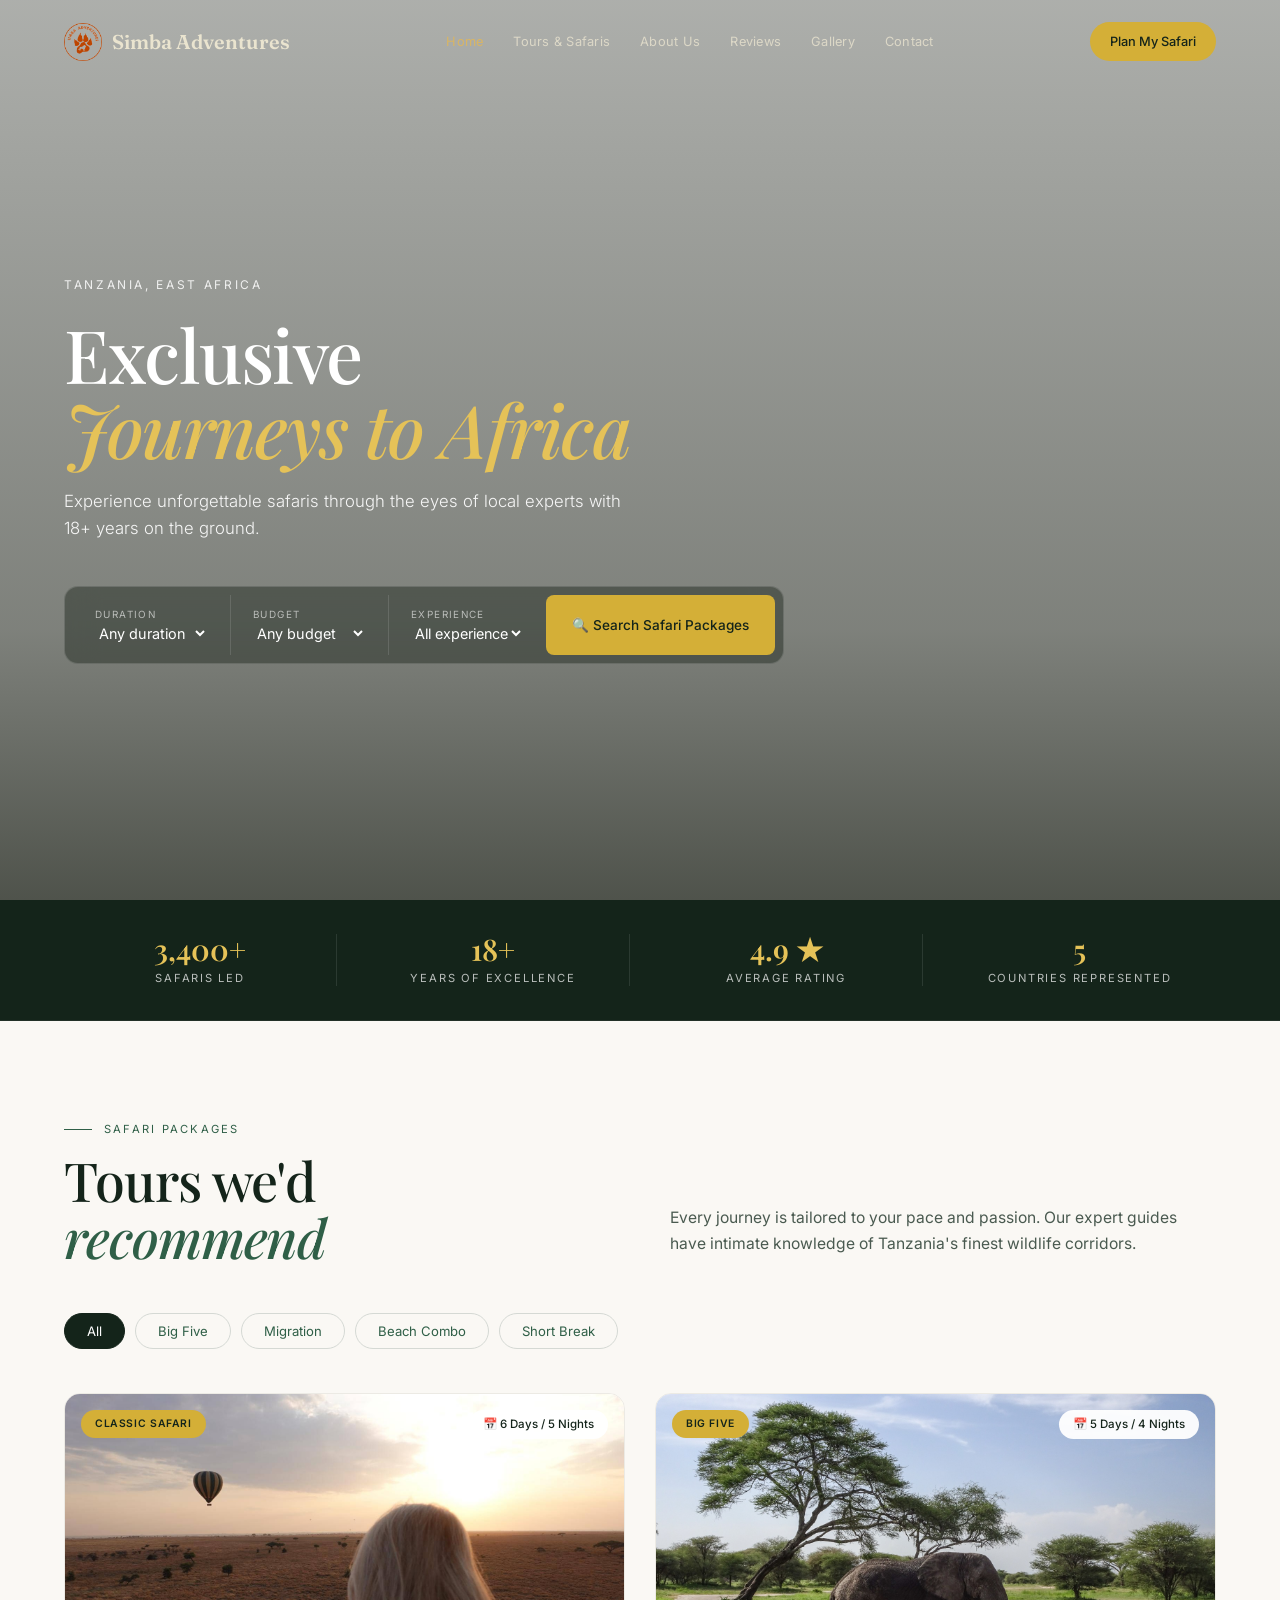
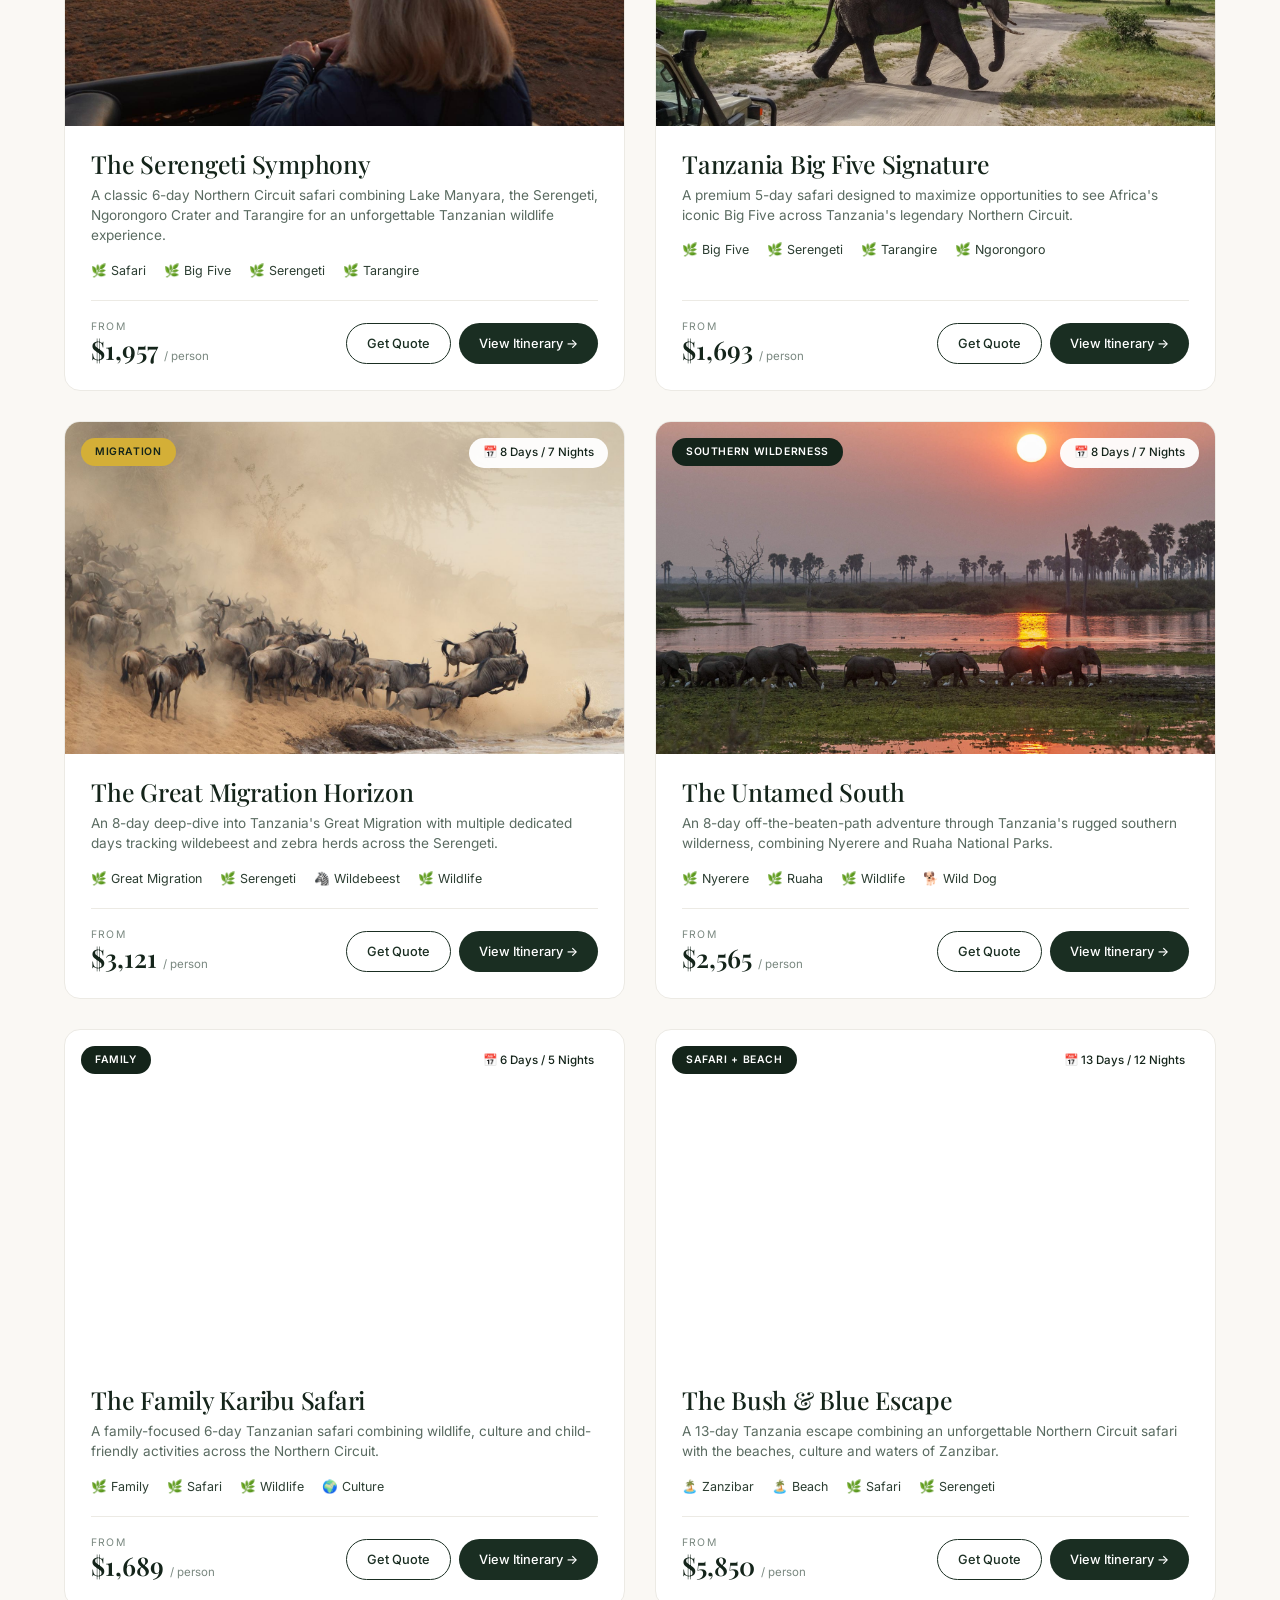
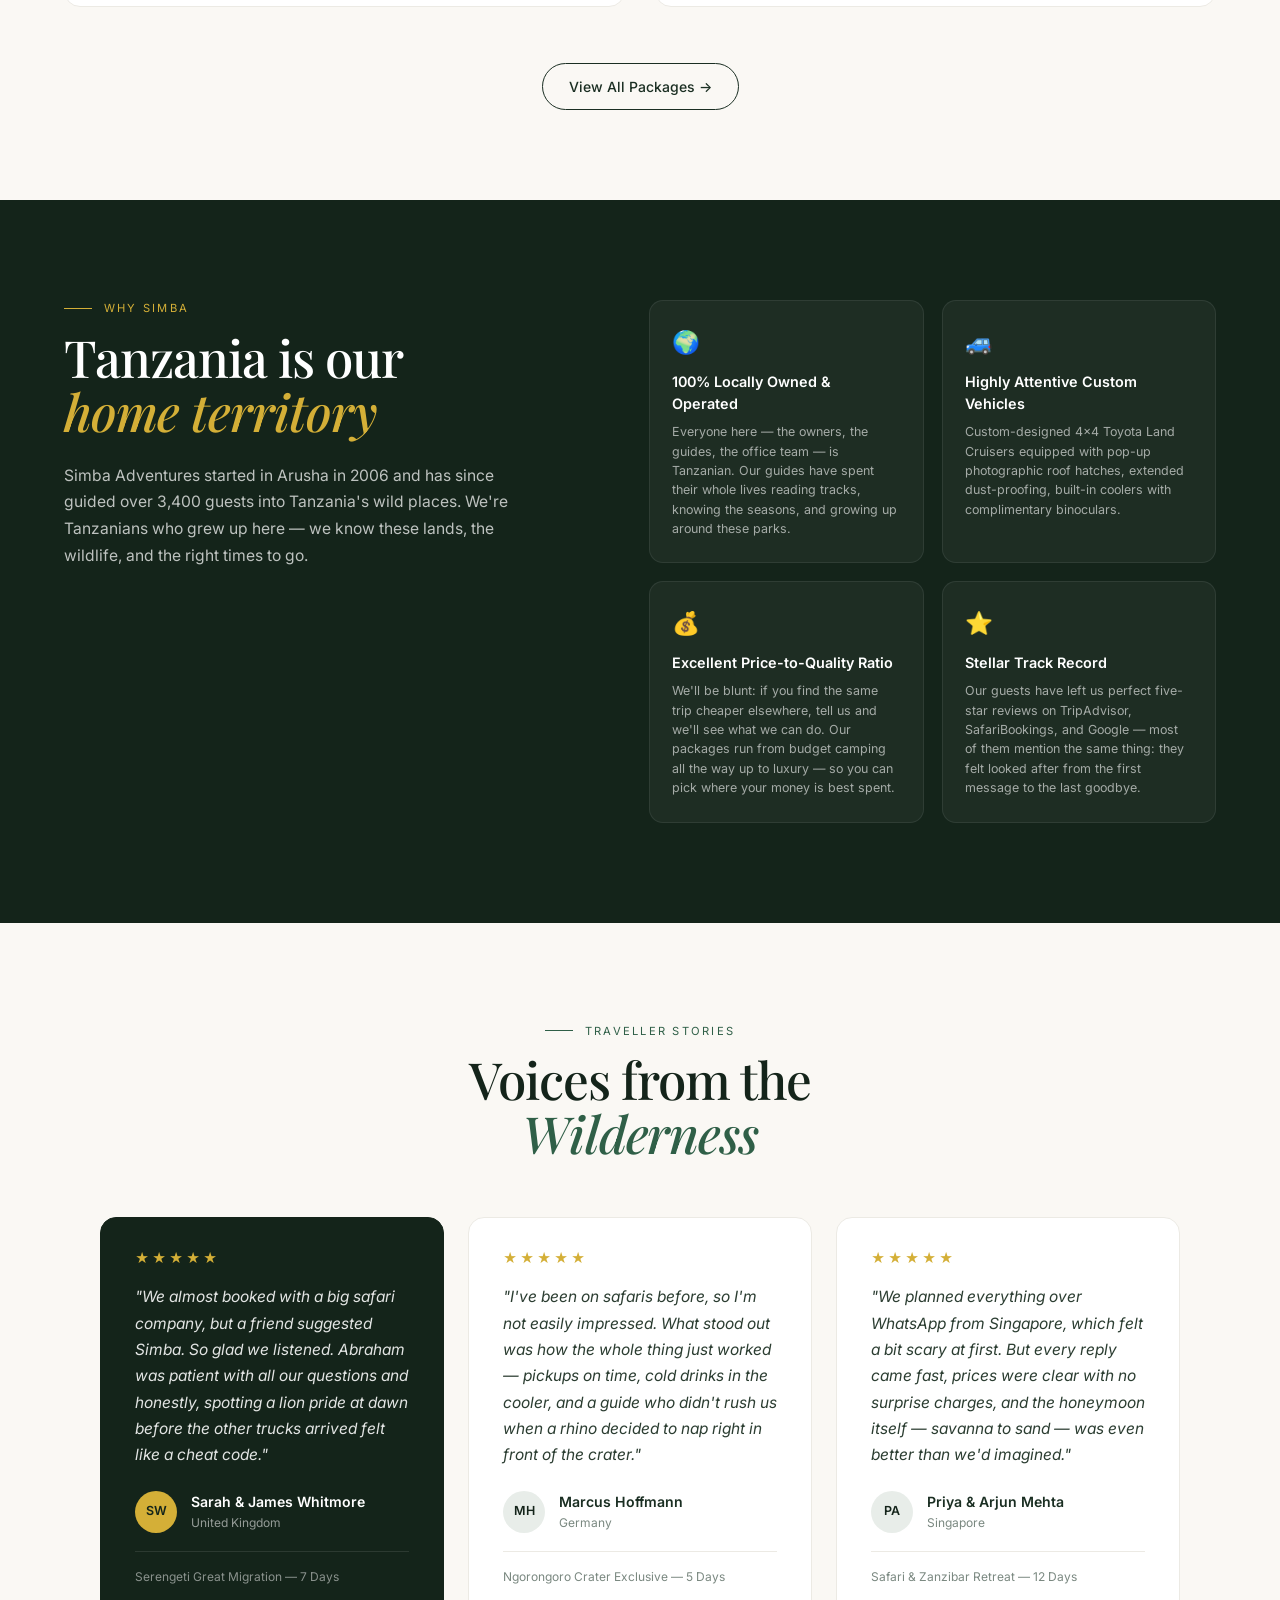
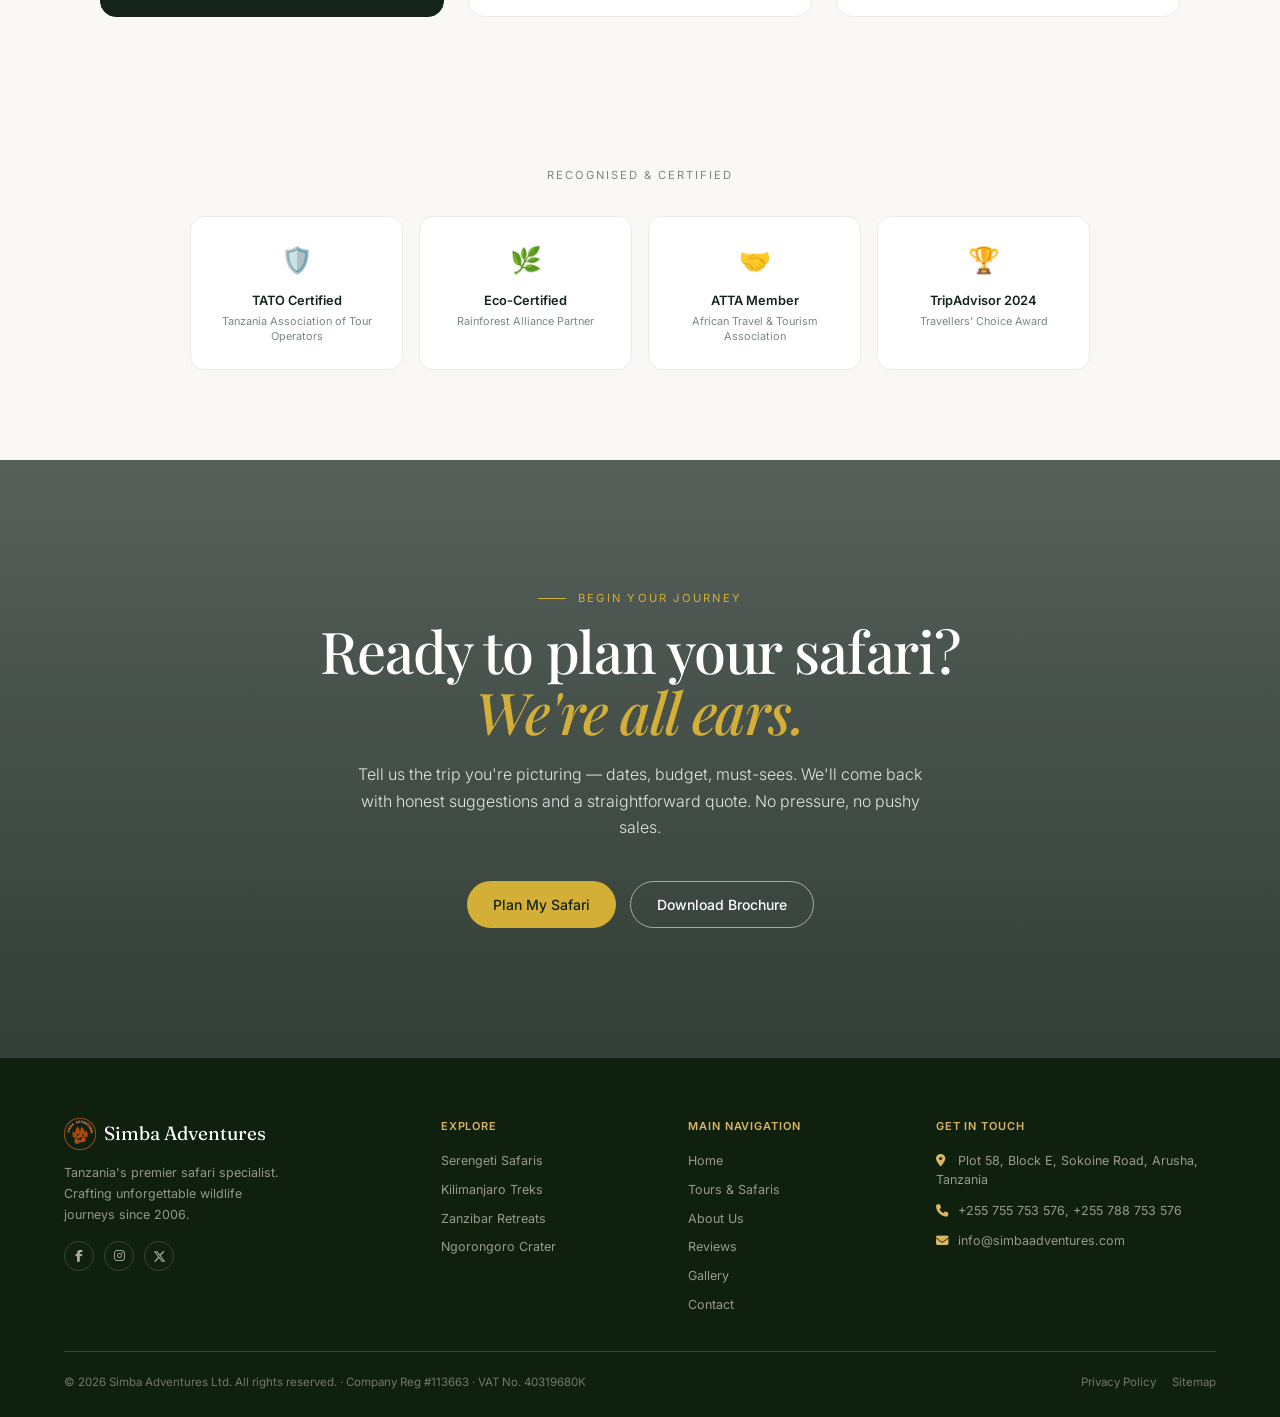
<file: index.html>
<!DOCTYPE html>
<html lang="en">
<head>
<meta charset="UTF-8">
<meta name="viewport" content="width=device-width, initial-scale=1.0">
<title>Simba Adventures — Unforgettable Tanzanian Safaris</title>
<link rel="preconnect" href="https://fonts.googleapis.com">
<link rel="preconnect" href="https://fonts.gstatic.com" crossorigin>
<link href="https://fonts.googleapis.com/css2?family=Fraunces:ital,wght@0,400;0,500;0,600;1,400;1,500&family=Inter:wght@300;400;500;600;700&family=Playfair+Display:ital,wght@0,400;0,500;0,600;0,700;1,400;1,500;1,600&display=swap" rel="stylesheet">
  <link rel="stylesheet" href="https://cdnjs.cloudflare.com/ajax/libs/font-awesome/6.4.0/css/all.min.css">
<style>
  * { margin: 0; padding: 0; box-sizing: border-box; }

  html { scroll-behavior: smooth; }

  body {
    font-family: 'Inter', sans-serif;
    color: #1a2e22;
    background: #ffffff;
    line-height: 1.5;
    -webkit-font-smoothing: antialiased;
  }

  h1, h2, h3, h4 { font-family: 'Playfair Display', serif; font-weight: 500; }
  a { text-decoration: none; color: inherit; }
  img { max-width: 100%; display: block; }
  button { font-family: 'Inter', sans-serif; cursor: pointer; border: none; background: none; }

  .container { max-width: 1200px; margin: 0 auto; padding: 0 24px; }

  .btn {
    display: inline-flex; align-items: center; justify-content: center; gap: 8px;
    padding: 12px 26px; border-radius: 100px;
    font-size: 0.875rem; font-weight: 500;
    transition: all 0.25s ease; white-space: nowrap;
  }
  .btn-gold { background: #d4af37; color: #14241a; }
  .btn-gold:hover { background: #c19d2c; }
  .btn-ghost-light { border: 1px solid rgba(255,255,255,0.55); color: #fff; }
  .btn-ghost-light:hover { background: rgba(255,255,255,0.12); }
  .btn-outline-dark { border: 1px solid #1a2e22; color: #1a2e22; background: transparent; }
  .btn-outline-dark:hover { background: #1a2e22; color: #fff; }
  .btn-solid-dark { background: #1a2e22; color: #fff; }
  .btn-solid-dark:hover { background: #0f1c14; }
  .btn-sm { padding: 10px 20px; font-size: 0.8rem; }

  .navbar {
    position: absolute; top: 0; left: 0; right: 0; z-index: 100;
    padding: 22px 0;
  }
  .navbar .container { display: flex; align-items: center; justify-content: space-between; }
  .brand {
    display: flex; align-items: center; gap: 10px;
    font-family: 'Fraunces', serif; font-size: 20px; font-weight: 600;
    color: #eae4cf;
  }
  .brand i { color: #C89B3C; font-size: 16px; }
  .brand img { width: 38px; height: 38px; object-fit: contain; }

  .nav-menu {
    display: flex; align-items: center; gap: 30px;
    list-style: none; font-size: 0.8rem;
  }
  .nav-menu a {
    letter-spacing: 0.02em;
    color: rgba(234,228,207,0.78);
    transition: color 0.2s ease;
  }
  .nav-menu a:hover, .nav-menu a.active { color: #D9B564; }

  .nav-right { display: flex; align-items: center; gap: 18px; }

  .menu-toggle {
    display: none;
    font-size: 20px; color: #D9B564;
    cursor: pointer; background: none; border: none;
  }
  .menu-toggle svg { display: block; }

  .hero {
    position: relative;
    min-height: 100vh;
    display: flex; align-items: center;
    padding: 130px 0 90px;
    color: #fff;
    background:
      linear-gradient(180deg, rgba(20,25,15,0.35) 0%, rgba(20,25,15,0.55) 70%, rgba(20,25,15,0.75) 100%),
      url('https://images.unsplash.com/photo-1516026672322-bc52d61a55d5?q=80&w=2000&auto=format&fit=crop') center/cover no-repeat;
  }
  .hero .container { width: 100%; }
  .hero-inner { max-width: 720px; }
  .hero-eyebrow {
    font-size: 0.75rem; letter-spacing: 0.22em; text-transform: uppercase;
    opacity: 0.85; margin-bottom: 22px;
    display: flex; align-items: center; gap: 10px;
  }
  .hero h1 {
    font-size: clamp(2.8rem, 6vw, 4.6rem);
    line-height: 1.02;
    letter-spacing: -0.02em;
    margin-bottom: 22px;
    font-weight: 500;
  }
  .hero h1 em { font-style: italic; color: #e5c258; font-weight: 500; }
  .hero-sub {
    font-size: 1.05rem; font-weight: 300;
    max-width: 560px; margin-bottom: 44px;
    opacity: 0.92; line-height: 1.6;
  }

  .search-bar {
    display: flex; align-items: stretch;
    background: rgba(20,30,20,0.42);
    backdrop-filter: blur(16px);
    -webkit-backdrop-filter: blur(16px);
    border: 1px solid rgba(255,255,255,0.15);
    border-radius: 14px;
    padding: 8px;
    max-width: 780px;
    gap: 0;
  }
  .search-field {
    flex: 1; padding: 12px 22px;
    border-right: 1px solid rgba(255,255,255,0.12);
    display: flex; flex-direction: column; gap: 2px;
    min-width: 0;
  }
  .search-field:last-of-type { border-right: none; }
  .search-field label {
    font-size: 0.62rem; letter-spacing: 0.14em; text-transform: uppercase;
    opacity: 0.6;
  }
  .search-field select, .search-field input {
    background: transparent; border: none; outline: none;
    color: #fff; font-family: 'Inter', sans-serif;
    font-size: 0.9rem; font-weight: 400;
    cursor: pointer; width: 100%;
  }
  .search-field select option { color: #1a2e22; }
  .search-btn {
    background: #d4af37; color: #14241a;
    padding: 0 26px; border-radius: 8px;
    font-size: 0.85rem; font-weight: 500;
    display: flex; align-items: center; gap: 8px;
    white-space: nowrap;
    transition: background 0.2s;
  }
  .search-btn:hover { background: #c19d2c; }

  .stats {
    background: #14241a; color: #fff;
    padding: 34px 0;
    border-bottom: 1px solid rgba(255,255,255,0.06);
  }
  .stats .container {
    display: grid; grid-template-columns: repeat(4, 1fr);
    gap: 20px; text-align: center;
  }
  .stat-item { padding: 0 12px; border-right: 1px solid rgba(255,255,255,0.1); }
  .stat-item:last-child { border-right: none; }
  .stat-num {
    font-family: 'Playfair Display', serif;
    font-size: 1.85rem; font-weight: 600; color: #e5c258;
    line-height: 1;
  }
  .stat-lbl {
    font-size: 0.7rem; letter-spacing: 0.16em; text-transform: uppercase;
    opacity: 0.7; margin-top: 6px;
  }

  .packages { padding: 100px 0 90px; background: #faf8f4; }

  .packages-header {
    display: grid; grid-template-columns: 1fr 1fr;
    gap: 60px; align-items: end;
    margin-bottom: 48px;
  }
  .eyebrow {
    font-size: 0.7rem; letter-spacing: 0.2em; text-transform: uppercase;
    color: #2f5f47; margin-bottom: 14px;
    display: flex; align-items: center; gap: 12px;
  }
  .eyebrow::before {
    content: ''; width: 28px; height: 1px; background: #2f5f47;
    display: inline-block;
  }
  .packages-header h2 {
    font-size: clamp(2.2rem, 4.2vw, 3.4rem);
    line-height: 1.05; letter-spacing: -0.02em;
    color: #14241a;
  }
  .packages-header h2 em { font-style: italic; color: #2f5f47; }
  .packages-header p {
    font-size: 0.98rem; color: #4a5a50; line-height: 1.65;
    padding-bottom: 8px;
  }

  .filter-tabs { display: flex; gap: 10px; flex-wrap: wrap; margin-bottom: 44px; }
  .filter-tab {
    padding: 9px 22px; border-radius: 100px;
    font-size: 0.82rem; font-weight: 400;
    border: 1px solid #d5d9d4; color: #2f5f47;
    background: transparent;
    transition: all 0.2s;
  }
  .filter-tab.active { background: #14241a; color: #fff; border-color: #14241a; }
  .filter-tab:hover:not(.active) { border-color: #14241a; color: #14241a; }

  .cards-grid {
    display: grid; grid-template-columns: repeat(2, 1fr);
    gap: 30px;
  }
  .card {
    background: #fff; border-radius: 16px;
    overflow: hidden;
    border: 1px solid #eceae4;
    display: flex; flex-direction: column;
    transition: transform 0.3s, box-shadow 0.3s;
  }
  .card:hover { transform: translateY(-4px); box-shadow: 0 18px 40px rgba(20,36,26,0.09); }
  .card-media {
    position: relative; aspect-ratio: 16/9.5;
    background-size: cover; background-position: center;
  }
  .card-badge {
    position: absolute; top: 16px; left: 16px;
    padding: 6px 14px; border-radius: 100px;
    font-size: 0.65rem; font-weight: 600; letter-spacing: 0.06em;
    text-transform: uppercase;
  }
  .badge-gold { background: #d4af37; color: #14241a; }
  .badge-dark { background: #14241a; color: #fff; }
  .card-days {
    position: absolute; top: 16px; right: 16px;
    background: rgba(255,255,255,0.95); color: #14241a;
    padding: 6px 14px; border-radius: 100px;
    font-size: 0.72rem; font-weight: 500;
    display: flex; align-items: center; gap: 6px;
  }
  .card-body { padding: 24px 26px 26px; display: flex; flex-direction: column; flex: 1; }
  .card-body h3 {
    font-size: 1.55rem; line-height: 1.15; letter-spacing: -0.01em;
    color: #14241a; margin-bottom: 6px;
  }
  .card-desc { font-size: 0.85rem; color: #5a6b61; margin-bottom: 16px; }
  .card-feats {
    display: flex; flex-wrap: wrap; gap: 6px 18px;
    font-size: 0.78rem; color: #2b3d31; margin-bottom: 20px;
  }
  .card-feats span { display: inline-flex; align-items: center; gap: 5px; }

  .card-foot {
    display: flex; justify-content: space-between; align-items: flex-end;
    padding-top: 18px; margin-top: auto;
    border-top: 1px solid #eceae4;
    gap: 12px;
  }
  .price-label {
    font-size: 0.65rem; letter-spacing: 0.12em; text-transform: uppercase;
    color: #7a8880;
  }
  .price-val {
    font-family: 'Playfair Display', serif;
    font-size: 1.6rem; font-weight: 600; color: #14241a;
    line-height: 1.15;
  }
  .price-val small { font-family: 'Inter', sans-serif; font-size: 0.72rem; font-weight: 400; color: #7a8880; }
  .card-btns { display: flex; gap: 8px; }

  .view-all-wrap { text-align: center; margin-top: 56px; }

  .about {
    background: #14241a; color: #fff;
    padding: 100px 0;
  }
  .about-grid {
    display: grid; grid-template-columns: 1fr 1.1fr;
    gap: 70px; align-items: start;
  }
  .about .eyebrow { color: #d4af37; }
  .about .eyebrow::before { background: #d4af37; }
  .about h2 {
    font-size: clamp(2.2rem, 4vw, 3.2rem);
    line-height: 1.05; letter-spacing: -0.02em;
    margin-bottom: 24px;
  }
  .about h2 em { font-style: italic; color: #d4af37; }
  .about p.lead {
    font-size: 0.98rem; line-height: 1.7;
    color: rgba(255,255,255,0.72);
    max-width: 460px;
  }
  .about-feats {
    display: grid; grid-template-columns: 1fr 1fr; gap: 18px;
  }
  .about-feat {
    background: rgba(255,255,255,0.045);
    border: 1px solid rgba(255,255,255,0.08);
    border-radius: 14px;
    padding: 24px 22px;
  }
  .about-feat .fi { font-size: 1.4rem; margin-bottom: 12px; display: block; }
  .about-feat h4 {
    font-family: 'Inter', sans-serif; font-size: 0.9rem;
    font-weight: 600; margin-bottom: 8px;
  }
  .about-feat p {
    font-size: 0.78rem; line-height: 1.55;
    color: rgba(255,255,255,0.6);
  }

  .testimonials { padding: 100px 0 90px; background: #faf8f4; }
  .test-head { text-align: center; margin-bottom: 56px; }
  .test-head .eyebrow { justify-content: center; }
  .test-head h2 {
    font-size: clamp(2.2rem, 4vw, 3.2rem);
    line-height: 1.05; letter-spacing: -0.02em;
    color: #14241a;
  }
  .test-head h2 em { font-style: italic; color: #2f5f47; }
  .test-list {
    display: grid;
    grid-template-columns: repeat(3, 1fr);
    gap: 24px;
    max-width: 1080px; margin: 0 auto;
  }
  .test-card {
    background: #fff;
    border: 1px solid #eceae4;
    border-radius: 16px;
    padding: 30px 34px;
  }
  .test-card.dark {
    background: #14241a; border-color: #14241a; color: #fff;
  }
  .test-stars { color: #d4af37; font-size: 0.85rem; letter-spacing: 3px; margin-bottom: 16px; }
  .test-text {
    font-size: 0.97rem; line-height: 1.7; font-style: italic;
    color: #2b3d31; margin-bottom: 22px;
  }
  .test-card.dark .test-text { color: rgba(255,255,255,0.88); }
  .test-author { display: flex; align-items: center; gap: 14px; }
  .test-avatar {
    width: 42px; height: 42px; border-radius: 50%;
    background: #d4af37; color: #14241a;
    display: flex; align-items: center; justify-content: center;
    font-size: 0.78rem; font-weight: 600; flex-shrink: 0;
  }
  .test-avatar.light { background: #e8ede9; color: #14241a; }
  .test-name { font-size: 0.88rem; font-weight: 600; }
  .test-loc { font-size: 0.75rem; color: #7a8880; margin-top: 2px; }
  .test-card.dark .test-loc { color: rgba(255,255,255,0.55); }
  .test-trip {
    font-size: 0.75rem; color: #7a8880;
    padding-top: 16px; margin-top: 18px;
    border-top: 1px solid #eceae4;
  }
  .test-card.dark .test-trip { border-color: rgba(255,255,255,0.1); color: rgba(255,255,255,0.5); }

  .certs { padding: 60px 0 90px; background: #faf8f4; }
  .certs-label {
    text-align: center; font-size: 0.7rem; letter-spacing: 0.18em;
    text-transform: uppercase; color: #7a8880;
    margin-bottom: 32px;
  }
  .certs-grid {
    display: grid; grid-template-columns: repeat(4, 1fr); gap: 16px;
    max-width: 900px; margin: 0 auto;
  }
  .cert-item {
    background: #fff; border: 1px solid #eceae4;
    border-radius: 14px; padding: 24px 14px; text-align: center;
  }
  .cert-item .ci { font-size: 1.6rem; margin-bottom: 12px; display: block; }
  .cert-item h4 {
    font-family: 'Inter', sans-serif; font-size: 0.8rem;
    font-weight: 600; margin-bottom: 4px; color: #14241a;
  }
  .cert-item p { font-size: 0.68rem; color: #7a8880; line-height: 1.4; }

  .cta {
    position: relative;
    padding: 130px 0;
    color: #fff;
    text-align: center;
    background:
      linear-gradient(180deg, rgba(15,28,20,0.7) 0%, rgba(15,28,20,0.85) 100%),
      url('https://images.unsplash.com/photo-1535941339077-2dd1c7963098?q=80&w=2000&auto=format&fit=crop') center/cover no-repeat;
  }
  .cta .eyebrow { color: #d4af37; justify-content: center; }
  .cta .eyebrow::before { background: #d4af37; }
  .cta h2 {
    font-size: clamp(2.4rem, 5vw, 3.6rem);
    line-height: 1.05; letter-spacing: -0.02em;
    margin-bottom: 20px;
  }
  .cta h2 em { font-style: italic; color: #d4af37; }
  .cta p {
    max-width: 580px; margin: 0 auto 40px;
    font-size: 1rem; font-weight: 300; line-height: 1.65;
    color: rgba(255,255,255,0.85);
  }
  .cta-btns { display: flex; gap: 14px; justify-content: center; flex-wrap: wrap; }

  .site-footer { background: #10200F; padding: 60px 0 26px; }
  .site-footer .footer-grid {
    display: grid; grid-template-columns: 1.6fr 1fr 1fr 1.3fr;
    gap: 32px; padding-bottom: 36px; border-bottom: 1px solid rgba(255,255,255,0.16);
  }
  .site-footer .footer-brand {
    display: flex; align-items: center; gap: 8px;
    font-family: 'Fraunces', serif; font-size: 19px; color: #fff; margin-bottom: 12px;
  }
  .site-footer .footer-brand i { color: #C89B3C; }
  .site-footer .footer-brand img { width: 32px; height: 32px; object-fit: contain; }
  .site-footer .footer-desc {
    font-size: 12.5px; color: rgba(237,231,211,0.6); max-width: 230px; margin-bottom: 16px; line-height: 1.7;
  }
  .site-footer .footer-social { display: flex; gap: 10px; }
  .site-footer .footer-social a {
    width: 30px; height: 30px; border-radius: 50%;
    border: 1px solid rgba(255,255,255,0.16);
    display: inline-flex; align-items: center; justify-content: center;
    font-size: 12px; color: rgba(237,231,211,0.7);
  }
  .site-footer .footer-social a:hover { border-color: #D9B564; color: #D9B564; }
  .site-footer .footer-social svg { width: 13px; height: 13px; display: block; }
  .site-footer .footer-col-title {
    font-size: 11px; text-transform: uppercase; letter-spacing: .08em;
    color: #D9B564; margin-bottom: 18px; font-weight: 600;
  }
  .site-footer .footer-menu { display: flex; flex-direction: column; gap: 10px; font-size: 12.5px; }
  .site-footer .footer-menu a { color: rgba(237,231,211,0.62); }
  .site-footer .footer-menu a:hover { color: #D9B564; }
  .site-footer .footer-contact-info { display: flex; flex-direction: column; gap: 12px; font-size: 12.5px; color: rgba(237,231,211,0.62); }
  .site-footer .footer-contact-info i { color: #D9B564; margin-right: 8px; width: 14px; }
  .site-footer .footer-bottom {
    display: flex; justify-content: space-between; flex-wrap: wrap; gap: 10px;
    padding-top: 22px; border-top: none; font-size: 11.5px; color: rgba(237,231,211,0.45);
  }
  .site-footer .footer-bottom a { margin-left: 16px; color: rgba(237,231,211,0.45); }
  .site-footer .footer-bottom a:hover { color: #D9B564; }

  @media (max-width: 900px) {
    .site-footer .footer-grid { grid-template-columns: 1fr 1fr; }
  }
  @media (max-width: 768px) {
    .site-footer .footer-grid { grid-template-columns: 1fr; }
  }

  @media (max-width: 1024px) {
    .packages-header { grid-template-columns: 1fr; gap: 24px; }
    .cards-grid { grid-template-columns: 1fr; }
    .about-grid { grid-template-columns: 1fr; gap: 40px; }
    .about-feats { grid-template-columns: 1fr 1fr; }
    .certs-grid { grid-template-columns: repeat(2, 1fr); }
    .test-list { grid-template-columns: 1fr; }
    .footer-grid { grid-template-columns: 1fr 1fr; }
  }

  @media (max-width: 900px) {
    .nav-menu { display: none; position: absolute; top: 100%; left: 0; width: 100%; background: #14241a; flex-direction: column; align-items: stretch; gap: 4px; padding: 18px 28px 24px; border-top: 1px solid rgba(255,255,255,0.08); }
    .nav-menu.show { display: flex; }
    .nav-menu li { padding: 6px 0; }
    .menu-toggle { display: block; }
  }

  @media (max-width: 768px) {
    .hero { padding: 110px 0 70px; }
    .hero h1 { font-size: 2.6rem; }
    .search-bar { flex-direction: column; gap: 0; padding: 12px; border-radius: 16px; }
    .search-field { border-right: none; border-bottom: 1px solid rgba(255,255,255,0.12); width: 100%; padding: 12px 8px; }
    .search-field:last-of-type { border-bottom: none; }
    .search-btn { width: 100%; justify-content: center; padding: 14px; margin-top: 8px; border-radius: 10px; }
    .stats .container { grid-template-columns: repeat(2, 1fr); gap: 24px; }
    .stat-item { border-right: none; }
    .stat-item:nth-child(odd) { border-right: 1px solid rgba(255,255,255,0.1); }
    .about-feats { grid-template-columns: 1fr; }
    .certs-grid { grid-template-columns: 1fr; }
    .footer-grid { grid-template-columns: 1fr; gap: 36px; }
    .card-foot { flex-direction: column; align-items: stretch; gap: 16px; }
    .card-btns { width: 100%; }
    .card-btns .btn { flex: 1; justify-content: center; }
    .test-card { padding: 24px; }
  }

  @media (max-width: 480px) {
    .hero h1 { font-size: 2.1rem; }
    .stats .container { grid-template-columns: 1fr 1fr; }
    .stat-num { font-size: 1.5rem; }
    .card-body h3 { font-size: 1.3rem; }
    .cta h2 { font-size: 2rem; }
    .cta-btns { flex-direction: column; align-items: stretch; }
    .cta-btns .btn { justify-content: center; }
    .navbar { padding: 14px 0; }
    .navbar .container { padding: 0 16px; }
    .brand { font-size: 17px; gap: 8px; }
    .brand i { font-size: 14px; }
    .nav-right { gap: 10px; }
    .btn-sm { padding: 8px 14px; font-size: 0.72rem; }
  }
</style>
</head>
<body>

<nav class="navbar">
  <div class="container">
    <a href="index.html" class="brand">
      <img src="logo.png" alt="Simba Adventures" class="brand-logo">
      Simba Adventures
    </a>
    <ul class="nav-menu nav-menu-links" id="navMenu">
      <li><a href="index.html" class="active">Home</a></li>
      <li><a href="tour.html">Tours & Safaris</a></li>
      <li><a href="about-us.html">About Us</a></li>
      <li><a href="#testimonials">Reviews</a></li>
      <li><a href="gallery.html">Gallery</a></li>
      <li><a href="contact-us.html">Contact</a></li>
    </ul>
    <div class="nav-right">
      <a href="plan-my-safari.html" class="btn btn-gold btn-sm">Plan My Safari</a>
      <div class="menu-toggle" aria-label="Open menu" onclick="document.getElementById('navMenu').classList.toggle('show')">
        <svg width="20" height="20" viewBox="0 0 20 20" fill="none" xmlns="http://www.w3.org/2000/svg">
          <path d="M2 5h16M2 10h16M2 15h16" stroke="currentColor" stroke-width="2" stroke-linecap="round"/>
        </svg>
      </div>
    </div>
  </div>
</nav>

<section class="hero">
  <div class="container">
    <div class="hero-inner">
      <div class="hero-eyebrow">Tanzania, East Africa</div>
      <h1>Exclusive<br><em>Journeys to Africa</em></h1>
      <p class="hero-sub">Experience unforgettable safaris through the eyes of local experts with 18+ years on the ground.</p>

      <div class="search-bar">
        <div class="search-field">
          <label>Duration</label>
          <select>
            <option>Any duration</option>
            <option>1–3 days</option>
            <option>4–7 days</option>
            <option>8–14 days</option>
            <option>15+ days</option>
          </select>
        </div>
        <div class="search-field">
          <label>Budget</label>
          <select>
            <option>Any budget</option>
            <option>Under $2,000</option>
            <option>$2,000 – $5,000</option>
            <option>$5,000 – $10,000</option>
            <option>$10,000+</option>
          </select>
        </div>
        <div class="search-field">
          <label>Experience</label>
        <select>
            <option>All experiences</option>
            <option>Big Five</option>
            <option>Migration</option>
            <option>Beach & Bush</option>
            <option>Cultural</option>
          </select>
        </div>
        <a href="tour.html" class="search-btn">🔍 Search Safari Packages</a>
      </div>
    </div>
  </div>
</section>

<section class="stats">
  <div class="container">
    <div class="stat-item">
      <div class="stat-num">3,400+</div>
      <div class="stat-lbl">Safaris Led</div>
    </div>
    <div class="stat-item">
      <div class="stat-num">18+</div>
      <div class="stat-lbl">Years of Excellence</div>
    </div>
    <div class="stat-item">
      <div class="stat-num">4.9 ★</div>
      <div class="stat-lbl">Average Rating</div>
    </div>
    <div class="stat-item">
      <div class="stat-num">5</div>
      <div class="stat-lbl">Countries Represented</div>
    </div>
  </div>
</section>

<section class="packages">
  <div class="container">

    <div class="packages-header">
      <div>
        <div class="eyebrow">Safari Packages</div>
        <h2>Tours we'd<br><em>recommend</em></h2>
      </div>
      <p>Every journey is tailored to your pace and passion. Our expert guides have intimate knowledge of Tanzania's finest wildlife corridors.</p>
    </div>

    <div class="filter-tabs">
      <button class="filter-tab active" data-filter="all">All</button>
      <button class="filter-tab" data-filter="big-five">Big Five</button>
      <button class="filter-tab" data-filter="migration">Migration</button>
      <button class="filter-tab" data-filter="beach-combo">Beach Combo</button>
      <button class="filter-tab" data-filter="short-break">Short Break</button>
    </div>

    <div class="cards-grid" id="tourCards"></div>

    <div class="view-all-wrap">
      <a href="tour.html" class="btn btn-outline-dark">View All Packages →</a>
    </div>

  </div>
</section>

<section class="about">
  <div class="container">
    <div class="about-grid">
      <div>
        <div class="eyebrow">Why Simba</div>
        <h2>Tanzania is our<br><em>home territory</em></h2>
        <p class="lead">Simba Adventures started in Arusha in 2006 and has since guided over 3,400 guests into Tanzania's wild places. We're Tanzanians who grew up here — we know these lands, the wildlife, and the right times to go.</p>
      </div>
      <div class="about-feats">
        <div class="about-feat">
          <span class="fi">🌍</span>
          <h4>100% Locally Owned & Operated</h4>
          <p>Everyone here — the owners, the guides, the office team — is Tanzanian. Our guides have spent their whole lives reading tracks, knowing the seasons, and growing up around these parks.</p>
        </div>
        <div class="about-feat">
          <span class="fi">🚙</span>
          <h4>Highly Attentive Custom Vehicles</h4>
          <p>Custom-designed 4x4 Toyota Land Cruisers equipped with pop-up photographic roof hatches, extended dust-proofing, built-in coolers with complimentary binoculars.</p>
        </div>
        <div class="about-feat">
          <span class="fi">💰</span>
          <h4>Excellent Price-to-Quality Ratio</h4>
          <p>We'll be blunt: if you find the same trip cheaper elsewhere, tell us and we'll see what we can do. Our packages run from budget camping all the way up to luxury — so you can pick where your money is best spent.</p>
        </div>
        <div class="about-feat">
          <span class="fi">⭐</span>
          <h4>Stellar Track Record</h4>
          <p>Our guests have left us perfect five-star reviews on TripAdvisor, SafariBookings, and Google — most of them mention the same thing: they felt looked after from the first message to the last goodbye.</p>
        </div>
      </div>
    </div>
  </div>
</section>

<section class="testimonials" id="testimonials">
  <div class="container">
    <div class="test-head">
      <div class="eyebrow">Traveller Stories</div>
      <h2>Voices from the<br><em>Wilderness</em></h2>
    </div>

    <div class="test-list">
      <div class="test-card dark">
        <div class="test-stars">★★★★★</div>
        <p class="test-text">"We almost booked with a big safari company, but a friend suggested Simba. So glad we listened. Abraham was patient with all our questions and honestly, spotting a lion pride at dawn before the other trucks arrived felt like a cheat code."</p>
        <div class="test-author">
          <div class="test-avatar">SW</div>
          <div>
            <div class="test-name">Sarah & James Whitmore</div>
            <div class="test-loc">United Kingdom</div>
          </div>
        </div>
        <div class="test-trip">Serengeti Great Migration — 7 Days</div>
      </div>

      <div class="test-card">
        <div class="test-stars">★★★★★</div>
        <p class="test-text">"I've been on safaris before, so I'm not easily impressed. What stood out was how the whole thing just worked — pickups on time, cold drinks in the cooler, and a guide who didn't rush us when a rhino decided to nap right in front of the crater."</p>
        <div class="test-author">
          <div class="test-avatar light">MH</div>
          <div>
            <div class="test-name">Marcus Hoffmann</div>
            <div class="test-loc">Germany</div>
          </div>
        </div>
        <div class="test-trip">Ngorongoro Crater Exclusive — 5 Days</div>
      </div>

      <div class="test-card">
        <div class="test-stars">★★★★★</div>
        <p class="test-text">"We planned everything over WhatsApp from Singapore, which felt a bit scary at first. But every reply came fast, prices were clear with no surprise charges, and the honeymoon itself — savanna to sand — was even better than we'd imagined."</p>
        <div class="test-author">
          <div class="test-avatar light">PA</div>
          <div>
            <div class="test-name">Priya & Arjun Mehta</div>
            <div class="test-loc">Singapore</div>
          </div>
        </div>
        <div class="test-trip">Safari & Zanzibar Retreat — 12 Days</div>
      </div>
    </div>
  </div>
</section>

<section class="certs">
  <div class="container">
    <div class="certs-label">Recognised & Certified</div>
    <div class="certs-grid">
      <div class="cert-item">
        <span class="ci">🛡️</span>
        <h4>TATO Certified</h4>
        <p>Tanzania Association of Tour Operators</p>
      </div>
      <div class="cert-item">
        <span class="ci">🌿</span>
        <h4>Eco-Certified</h4>
        <p>Rainforest Alliance Partner</p>
      </div>
      <div class="cert-item">
        <span class="ci">🤝</span>
        <h4>ATTA Member</h4>
        <p>African Travel & Tourism Association</p>
      </div>
      <div class="cert-item">
        <span class="ci">🏆</span>
        <h4>TripAdvisor 2024</h4>
        <p>Travellers' Choice Award</p>
      </div>
    </div>
  </div>
</section>

<section class="cta">
  <div class="container">
    <div class="eyebrow">Begin Your Journey</div>
    <h2>Ready to plan your safari?<br><em>We're all ears.</em></h2>
    <p>Tell us the trip you're picturing — dates, budget, must-sees. We'll come back with honest suggestions and a straightforward quote. No pressure, no pushy sales.</p>
    <div class="cta-btns">
      <a href="plan-my-safari.html" class="btn btn-gold">Plan My Safari</a>
      <a href="gallery.html" class="btn btn-ghost-light">Download Brochure</a>
    </div>
  </div>
</section>

<footer class="site-footer">
  <div class="container">
    <div class="footer-grid">
      <div>
        <div class="footer-brand"><img src="logo.png" alt="Simba Adventures" class="brand-logo"> Simba Adventures</div>
        <p class="footer-desc">Tanzania's premier safari specialist. Crafting unforgettable wildlife journeys since 2006.</p>
        <div class="footer-social">
          <a href="https://www.facebook.com/simbaadventures" target="_blank" aria-label="Facebook"><i class="fa-brands fa-facebook-f"></i></a>
          <a href="https://www.instagram.com/simbaadventuresafaris/?hl=en" target="_blank" aria-label="Instagram"><i class="fa-brands fa-instagram"></i></a>
          <a href="https://twitter.com/safaritanzania2?lang=en" target="_blank" aria-label="Twitter"><svg viewBox="0 0 512 512" fill="currentColor" aria-hidden="true" class="social-svg"><path d="M389.2 48h70.6L305.6 224.2 487 464H345L233.7 318.6 106.5 464H35.8L200.7 275.5 26.8 48H172.4L272.9 180.9 389.2 48zM364.4 421.8h39.1L151.1 88h-42L364.4 421.8z"/></svg></a>
        </div>
      </div>
      <div>
        <div class="footer-col-title">Explore</div>
        <div class="footer-menu">
          <a href="tour.html">Serengeti Safaris</a>
          <a href="tour.html">Kilimanjaro Treks</a>
          <a href="tour.html">Zanzibar Retreats</a>
          <a href="tour.html">Ngorongoro Crater</a>
        </div>
      </div>
      <div>
        <div class="footer-col-title">Main Navigation</div>
        <div class="footer-menu">
          <a href="index.html">Home</a>
          <a href="tour.html">Tours & Safaris</a>
          <a href="about-us.html">About Us</a>
          <a href="index.html#testimonials">Reviews</a>
          <a href="gallery.html">Gallery</a>
          <a href="contact-us.html">Contact</a>
        </div>
      </div>
      <div>
        <div class="footer-col-title">Get In Touch</div>
        <div class="footer-contact-info">
          <p><i class="fa-solid fa-location-dot"></i>Plot 58, Block E, Sokoine Road, Arusha, Tanzania</p>
          <p><i class="fa-solid fa-phone"></i>+255 755 753 576, +255 788 753 576</p>
          <p><i class="fa-solid fa-envelope"></i>info@simbaadventures.com</p>
        </div>
      </div>
    </div>
    <div class="footer-bottom">
      <span>© 2026 Simba Adventures Ltd. All rights reserved. · Company Reg #113663 · VAT No. 40319680K</span>
      <span><a href="privacy-policy.html">Privacy Policy</a><a href="sitemap.html">Sitemap</a></span>
    </div>
  </div>
</footer>

<script src="data-embedded.js"></script>
<script>
  (function () {
    var tabs = document.querySelectorAll('.filter-tab');
    var cardsGrid = document.getElementById('tourCards');
    var allTours = [];

    function getToursData() {
      return fetch('tours.json')
        .then(function (response) {
          if (!response.ok) throw new Error('Could not load tours.json');
          return response.json();
        })
        .then(function (data) {
          return Array.isArray(data) ? data : (data.tours || []);
        })
        .catch(function (error) {
          console.error('Tour loading error, using embedded fallback:', error);
          if (window.SIMBA_TOURS && Array.isArray(window.SIMBA_TOURS)) {
            return window.SIMBA_TOURS;
          }
          throw error;
        });
    }

    function escapeHtml(value) {
      return String(value == null ? '' : value)
        .replace(/&/g, '&amp;')
        .replace(/</g, '&lt;')
        .replace(/>/g, '&gt;')
        .replace(/\"/g, '&quot;')
        .replace(/'/g, '&#039;');
    }

    function filterCategories(tour) {
      var categories = (tour.categories || []).map(function (item) {
        return String(item).toLowerCase();
      });
      var tags = (tour.tags || []).map(function (item) {
        return String(item).toLowerCase();
      });
      var combined = categories.concat(tags);
      var filters = [];

      if (combined.indexOf('big five') !== -1) filters.push('big-five');
      if (combined.indexOf('migration') !== -1 || combined.indexOf('great migration') !== -1) filters.push('migration');
      if (combined.indexOf('beach') !== -1 || combined.indexOf('zanzibar') !== -1) filters.push('beach-combo');

      var duration = String(tour.duration || '').toLowerCase();
      var daysMatch = duration.match(/\d+/);
      if (daysMatch && parseInt(daysMatch[0], 10) <= 4) filters.push('short-break');
      if (combined.indexOf('short break') !== -1) filters.push('short-break');

      return filters.join(' ');
    }

    function featureEmoji(tag) {
      var value = String(tag || '').toLowerCase();
      if (value.indexOf('lion') !== -1) return '🦁';
      if (value.indexOf('leopard') !== -1) return '🐆';
      if (value.indexOf('elephant') !== -1) return '🐘';
      if (value.indexOf('rhino') !== -1) return '🦏';
      if (value.indexOf('zebra') !== -1 || value.indexOf('wildebeest') !== -1) return '🦓';
      if (value.indexOf('flamingo') !== -1) return '🦩';
      if (value.indexOf('hippo') !== -1) return '🦛';
      if (value.indexOf('giraffe') !== -1) return '🦒';
      if (value.indexOf('cheetah') !== -1) return '🐆';
      if (value.indexOf('dolphin') !== -1) return '🐬';
      if (value.indexOf('turtle') !== -1) return '🐢';
      if (value.indexOf('wild dog') !== -1) return '🐕';
      if (value.indexOf('crocodile') !== -1) return '🐊';
      if (value.indexOf('bird') !== -1) return '🦅';
      if (value.indexOf('culture') !== -1 || value.indexOf('maasai') !== -1 || value.indexOf('hadzabe') !== -1) return '🌍';
      if (value.indexOf('beach') !== -1 || value.indexOf('zanzibar') !== -1) return '🏝️';
      if (value.indexOf('kilimanjaro') !== -1) return '⛰️';
      return '🌿';
    }

    function renderTours(tours) {
      cardsGrid.innerHTML = '';

      tours.forEach(function (tour) {
        var tags = Array.isArray(tour.tags) ? tour.tags : [];
        var features = tags.slice(0, 4);
        var categoryClass = filterCategories(tour);
        var image = tour.image || '';
        var duration = tour.duration || '';
        var price = tour.price || '';
        var badge = tour.badge || '';
        var title = tour.title || 'Safari Experience';
        var description = tour.description || '';
        var detailUrl = 'tour-details.html?tour=' + encodeURIComponent(title);

        var card = document.createElement('article');
        card.className = 'card';
        card.setAttribute('data-cat', categoryClass);
        card.setAttribute('data-title', title.toLowerCase());

        card.innerHTML =
          '<div class="card-media" style="background-image:url(\'' + escapeHtml(image) + '\');">' +
            (badge ? '<span class="card-badge ' + (categoryClass.indexOf('big-five') !== -1 || categoryClass.indexOf('migration') !== -1 ? 'badge-gold' : 'badge-dark') + '">' + escapeHtml(badge) + '</span>' : '') +
            '<span class="card-days">📅 ' + escapeHtml(duration) + '</span>' +
          '</div>' +
          '<div class="card-body">' +
            '<h3>' + escapeHtml(title) + '</h3>' +
            '<p class="card-desc">' + escapeHtml(description) + '</p>' +
            '<div class="card-feats">' +
              features.map(function (tag) {
                return '<span>' + featureEmoji(tag) + ' ' + escapeHtml(tag) + '</span>';
              }).join('') +
            '</div>' +
            '<div class="card-foot">' +
              '<div>' +
                '<div class="price-label">From</div>' +
                '<div class="price-val">$' + escapeHtml(price) + ' <small>/ person</small></div>' +
              '</div>' +
              '<div class="card-btns">' +
                '<a href="plan-my-safari.html" class="btn btn-outline-dark btn-sm">Get Quote</a>' +
                '<a href="' + detailUrl + '" class="btn btn-solid-dark btn-sm">View Itinerary →</a>' +
              '</div>' +
            '</div>' +
          '</div>';

        cardsGrid.appendChild(card);
      });

      applyFilter('all');
    }

    function applyFilter(filter) {
      var cards = cardsGrid.querySelectorAll('.card');
      cards.forEach(function (card) {
        var cats = (card.getAttribute('data-cat') || '').split(' ');
        card.style.display = (filter === 'all' || cats.indexOf(filter) !== -1) ? '' : 'none';
      });
    }

    tabs.forEach(function (tab) {
      tab.addEventListener('click', function () {
        tabs.forEach(function (t) { t.classList.remove('active'); });
        this.classList.add('active');
        applyFilter(this.getAttribute('data-filter') || 'all');
      });
    });

    getToursData()
      .then(function (tours) {
        allTours = tours.slice(0, 6);
        renderTours(allTours);
      })
      .catch(function (error) {
        console.error(error);
        cardsGrid.innerHTML = '';
      });
  })();
</script>

</body>
</html>
</file>
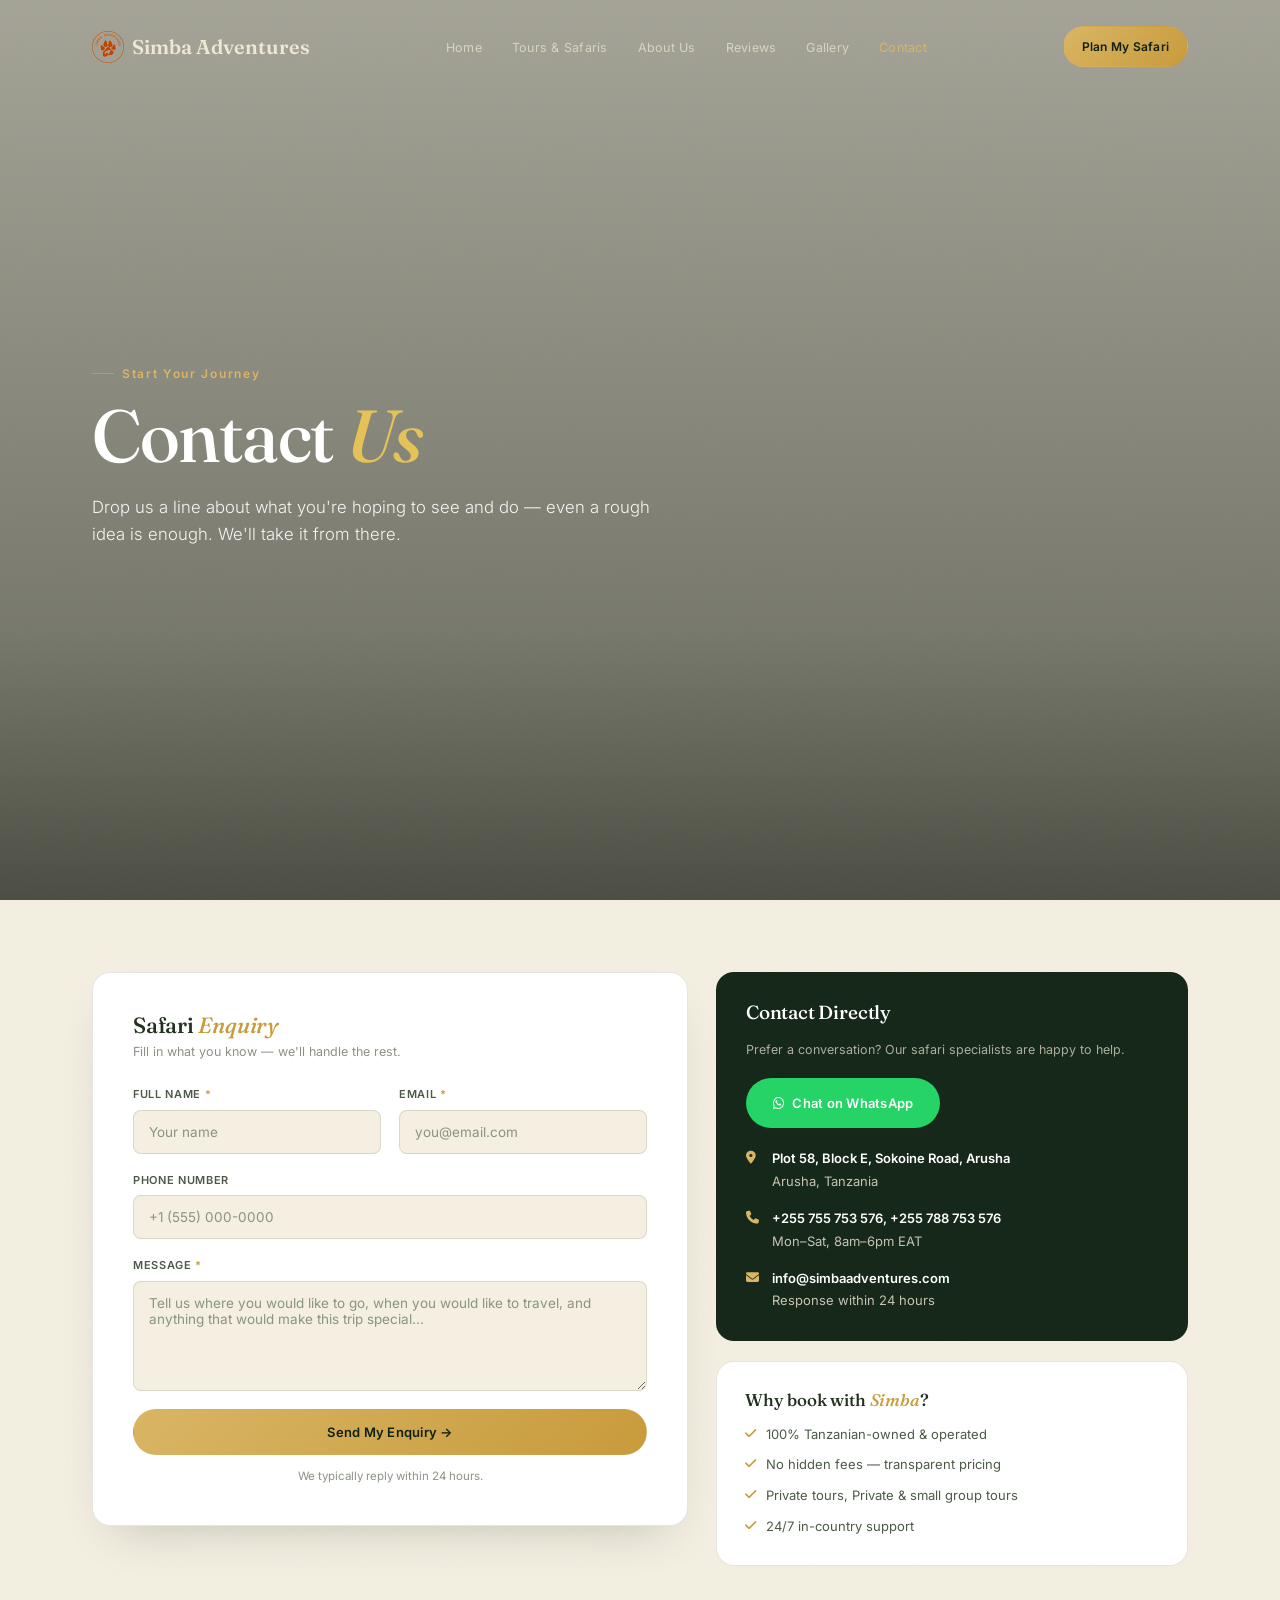
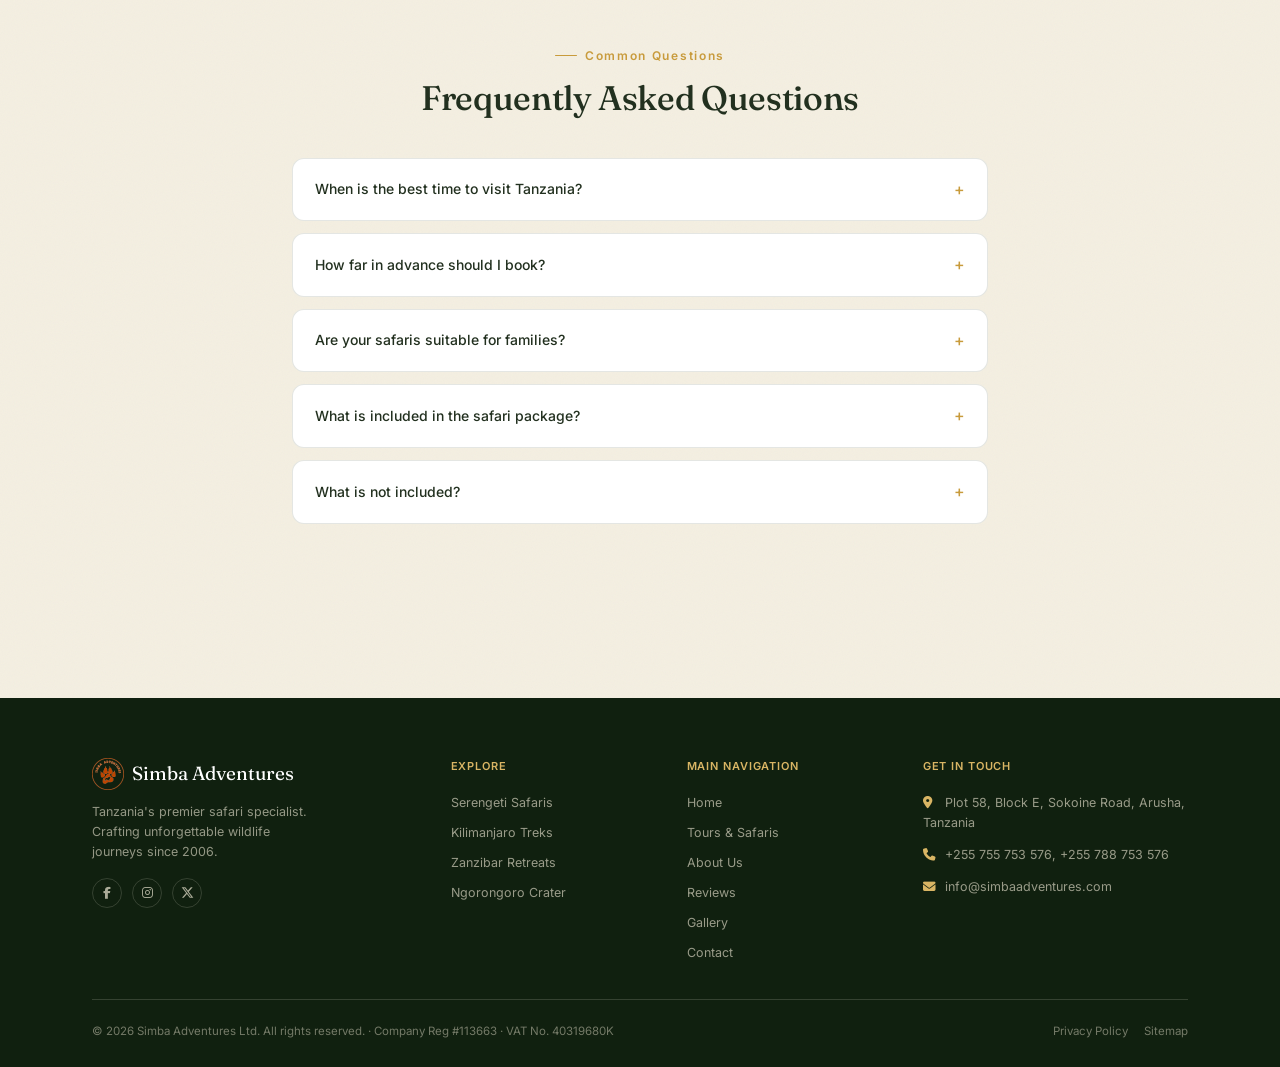
<file: contact-us.html>
<!DOCTYPE html>
<html lang="en">
<head>
  <meta charset="UTF-8">
  <meta name="viewport" content="width=device-width, initial-scale=1.0">
  <title>Contact Us &mdash; Simba Adventures</title>
  <link rel="preconnect" href="https://fonts.googleapis.com">
  <link rel="preconnect" href="https://fonts.gstatic.com" crossorigin>
  <link href="https://fonts.googleapis.com/css2?family=Fraunces:ital,opsz,wght@0,9..144,400;0,9..144,500;0,9..144,600;1,9..144,500&family=Inter:wght@300;400;500;600;700&display=swap" rel="stylesheet">
  <link rel="stylesheet" href="https://cdnjs.cloudflare.com/ajax/libs/font-awesome/6.4.0/css/all.min.css">
  <link rel="stylesheet" href="styles.css">
</head>
<body class="">
  <header class="site-header header-overlay">
    <div class="wrap">
      <a href="index.html" class="brand"><img src="logo.png" alt="Simba Adventures" class="brand-logo">Simba Adventures</a>
      <ul class="nav-menu nav-menu-links" id="navMenu">
        <li><a href="index.html">Home</a></li>
        <li><a href="tour.html">Tours &amp; Safaris</a></li>
        <li><a href="about-us.html">About Us</a></li>
        <li><a href="index.html#testimonials">Reviews</a></li>
        <li><a href="gallery.html">Gallery</a></li>
        <li><a href="contact-us.html" class="active">Contact</a></li>
      </ul>
      <div class="nav-right">
        <a href="plan-my-safari.html" class="btn btn-gold btn-sm">Plan My Safari</a>
        <div class="menu-toggle" onclick="document.getElementById('navMenu').classList.toggle('show')"><i class="fa-solid fa-bars"></i></div>
      </div>
    </div>
  </header>

  <section
    class="page-hero"
    style="background-image:url('https://images.unsplash.com/photo-1535941339077-2dd1c7963098?auto=format&fit=crop&w=1600&q=80');"
  >
    <div class="wrap">
      <span class="eyebrow on-dark">Start Your Journey</span>
      <h1>Contact <span class="italic">Us</span></h1>
      <p class="lede">Drop us a line about what you're hoping to see and do — even a rough idea is enough. We'll take it from there.</p>
    </div>
  </section>

  <section class="section">
    <div class="wrap">
      <div class="content-grid">
        <div class="form-card">
          <h3 style="margin-bottom:4px;">Safari <span class="italic">Enquiry</span></h3>
          <p style="font-size:12.5px; color:var(--ink-faint); margin-bottom:24px;">Fill in what you know &mdash; we'll handle the rest.</p>
          <form action="https://formspree.io/f/mjyvqlnr" method="POST">
            <div class="form-row">
              <div class="form-group"><label>Full Name <span class="req">*</span></label><input type="text" name="name" placeholder="Your name" required></div>
              <div class="form-group"><label>Email <span class="req">*</span></label><input type="email" name="email" placeholder="you@email.com" required></div>
            </div>
            <div class="form-group"><label>Phone Number</label><input type="tel" name="phone" placeholder="+1 (555) 000-0000"></div>
            <div class="form-group"><label>Message <span class="req">*</span></label><textarea name="message" placeholder="Tell us where you would like to go, when you would like to travel, and anything that would make this trip special..." required></textarea></div>
            <button type="submit" class="btn btn-gold btn-block">Send My Enquiry &rarr;</button>
            <p class="form-note">We typically reply within 24 hours.</p>
          </form>
        </div>

        <div>
          <div class="info-card-dark" style="margin-bottom:20px;">
            <h3>Contact Directly</h3>
            <p style="font-size:12.5px; color:rgba(237,231,211,0.7); margin-bottom:18px;">Prefer a conversation? Our safari specialists are happy to help.</p>
            <a href="https://wa.me/255755753576?text=Hello%20Simba%20Adventures%2C%20I%27d%20like%20to%20plan%20a%20safari." target="_blank" rel="noopener" class="btn btn-whatsapp" style="margin-bottom:20px; display:inline-flex; align-items:center; gap:8px; justify-content:center;"><i class="fa-brands fa-whatsapp"></i>Chat on WhatsApp</a>
            <div class="info-line"><i class="fa-solid fa-location-dot"></i><div><strong>Plot 58, Block E, Sokoine Road, Arusha</strong>Arusha, Tanzania</div></div>
            <div class="info-line"><i class="fa-solid fa-phone"></i><div><strong>+255 755 753 576, +255 788 753 576</strong>Mon&ndash;Sat, 8am&ndash;6pm EAT</div></div>
            <div class="info-line" style="margin-bottom:0;"><i class="fa-solid fa-envelope"></i><div><strong>info@simbaadventures.com</strong>Response within 24 hours</div></div>
          </div>

          <div class="info-card-light">
            <h3>Why book with <span class="italic">Simba</span>?</h3>
            <div class="check-line"><i class="fa-solid fa-check"></i>100% Tanzanian-owned &amp; operated</div>
            <div class="check-line"><i class="fa-solid fa-check"></i>No hidden fees &mdash; transparent pricing</div>
            <div class="check-line"><i class="fa-solid fa-check"></i>Private tours, Private & small group tours</div>
            <div class="check-line" style="margin-bottom:0;"><i class="fa-solid fa-check"></i>24/7 in-country support</div>
          </div>
        </div>
      </div>
    </div>
  </section>

  <section class="section" style="padding-top:0;">
    <div class="wrap" style="max-width:760px;">
      <div class="section-header center">
        <span class="eyebrow">Common Questions</span>
        <h2>Frequently Asked Questions</h2>
      </div>
      <div class="faq-item">
        <div class="faq-q">When is the best time to visit Tanzania?<span class="plus">+</span></div>
        <div class="faq-a">The dry season from June to October offers the best game viewing, including the Great Migration river crossings. The calving season in January&ndash;February is also spectacular.</div>
      </div>
      <div class="faq-item">
        <div class="faq-q">How far in advance should I book?<span class="plus">+</span></div>
        <div class="faq-a">We recommend booking 6&ndash;12 months ahead for peak season (July&ndash;September) to secure the best camps. Off-peak trips can often be arranged with 2&ndash;3 months' notice.</div>
      </div>
      <div class="faq-item">
        <div class="faq-q">Are your safaris suitable for families?<span class="plus">+</span></div>
        <div class="faq-a">Absolutely. We design family-friendly itineraries with shorter drive times, family tents, and guides experienced in engaging younger travellers.</div>
      </div>
      <div class="faq-item">
        <div class="faq-q">What is included in the safari package?<span class="plus">+</span></div>
        <div class="faq-a">A 4x4 Safari Land Cruiser with pop-up roof, a professional English-speaking guide, fuel, driver fees and vehicle park entry fees. All National Park entry fees, crater fees, concession fees, government taxes and the Ngorongoro Crater service fee. Accommodation as per the itinerary (lodge or tented camp), all meals on safari, lunch boxes and drinking water (1.5L per person per day). Airport pickup &amp; drop-off from JRO or Arusha, first aid kit, binoculars, and AMREF / Flying Doctors emergency evacuation cover.</div>
      </div>
      <div class="faq-item">
        <div class="faq-q">What is not included?<span class="plus">+</span></div>
        <div class="faq-a">International flights to and from Tanzania, travel insurance (recommended, must cover medical &amp; evacuation), Tanzania visa ($50&ndash;$100 on arrival), tips or gratuities ($15 per day for the guide), personal items like laundry, phone bills, alcoholic drinks and sodas, and extras such as balloon safari, Maasai village visit, night game drive or walking safari unless stated. Accommodation before and after the safari in Arusha can be arranged on request.</div>
      </div>
    </div>
  </section>

  <footer class="site-footer">
    <div class="wrap">
      <div class="footer-grid">
        <div>
          <div class="footer-brand"><img src="logo.png" alt="Simba Adventures" class="brand-logo"> Simba Adventures</div>
          <p class="footer-desc">Tanzania's premier safari specialist. Crafting unforgettable wildlife journeys since 2006.</p>
          <div class="footer-social">
            <a href="https://www.facebook.com/simbaadventures" target="_blank" aria-label="Facebook"><i class="fa-brands fa-facebook-f"></i></a>
            <a href="https://www.instagram.com/simbaadventuresafaris/?hl=en" target="_blank" aria-label="Instagram"><i class="fa-brands fa-instagram"></i></a>
            <a href="https://twitter.com/safaritanzania2?lang=en" target="_blank" aria-label="Twitter"><svg viewBox="0 0 512 512" fill="currentColor" aria-hidden="true" class="social-svg"><path d="M389.2 48h70.6L305.6 224.2 487 464H345L233.7 318.6 106.5 464H35.8L200.7 275.5 26.8 48H172.4L272.9 180.9 389.2 48zM364.4 421.8h39.1L151.1 88h-42L364.4 421.8z"/></svg></a>
          </div>
        </div>
        <div>
          <div class="footer-col-title">Explore</div>
          <ul class="footer-menu">
            <li><a href="tour.html">Serengeti Safaris</a></li>
            <li><a href="tour.html">Kilimanjaro Treks</a></li>
            <li><a href="tour.html">Zanzibar Retreats</a></li>
            <li><a href="tour.html">Ngorongoro Crater</a></li>
          </ul>
        </div>
        <div>
          <div class="footer-col-title">Main Navigation</div>
          <ul class="footer-menu">
            <li><a href="index.html">Home</a></li>
            <li><a href="tour.html">Tours &amp; Safaris</a></li>
            <li><a href="about-us.html">About Us</a></li>
            <li><a href="index.html#testimonials">Reviews</a></li>
            <li><a href="gallery.html">Gallery</a></li>
            <li><a href="contact-us.html">Contact</a></li>
          </ul>
        </div>
        <div>
          <div class="footer-col-title">Get In Touch</div>
          <div class="footer-contact-info">
            <p><i class="fa-solid fa-location-dot"></i>Plot 58, Block E, Sokoine Road, Arusha, Tanzania</p>
            <p><i class="fa-solid fa-phone"></i>+255 755 753 576, +255 788 753 576</p>
            <p><i class="fa-solid fa-envelope"></i>info@simbaadventures.com</p>
          </div>
        </div>
      </div>
      <div class="footer-bottom">
        <div>&copy; 2026 Simba Adventures Ltd. All rights reserved. &middot; Company Reg #113663 &middot; VAT No. 40319680K</div>
        <div><a href="privacy-policy.html">Privacy Policy</a><a href="sitemap.html">Sitemap</a></div>
      </div>
    </div>
  </footer>
  <script>
    document.querySelectorAll('.faq-item').forEach(function(item){
      var q = item.querySelector('.faq-q');
      if(q){ q.addEventListener('click', function(){ item.classList.toggle('open'); }); }
    });
  </script>
</body>
</html>
</file>
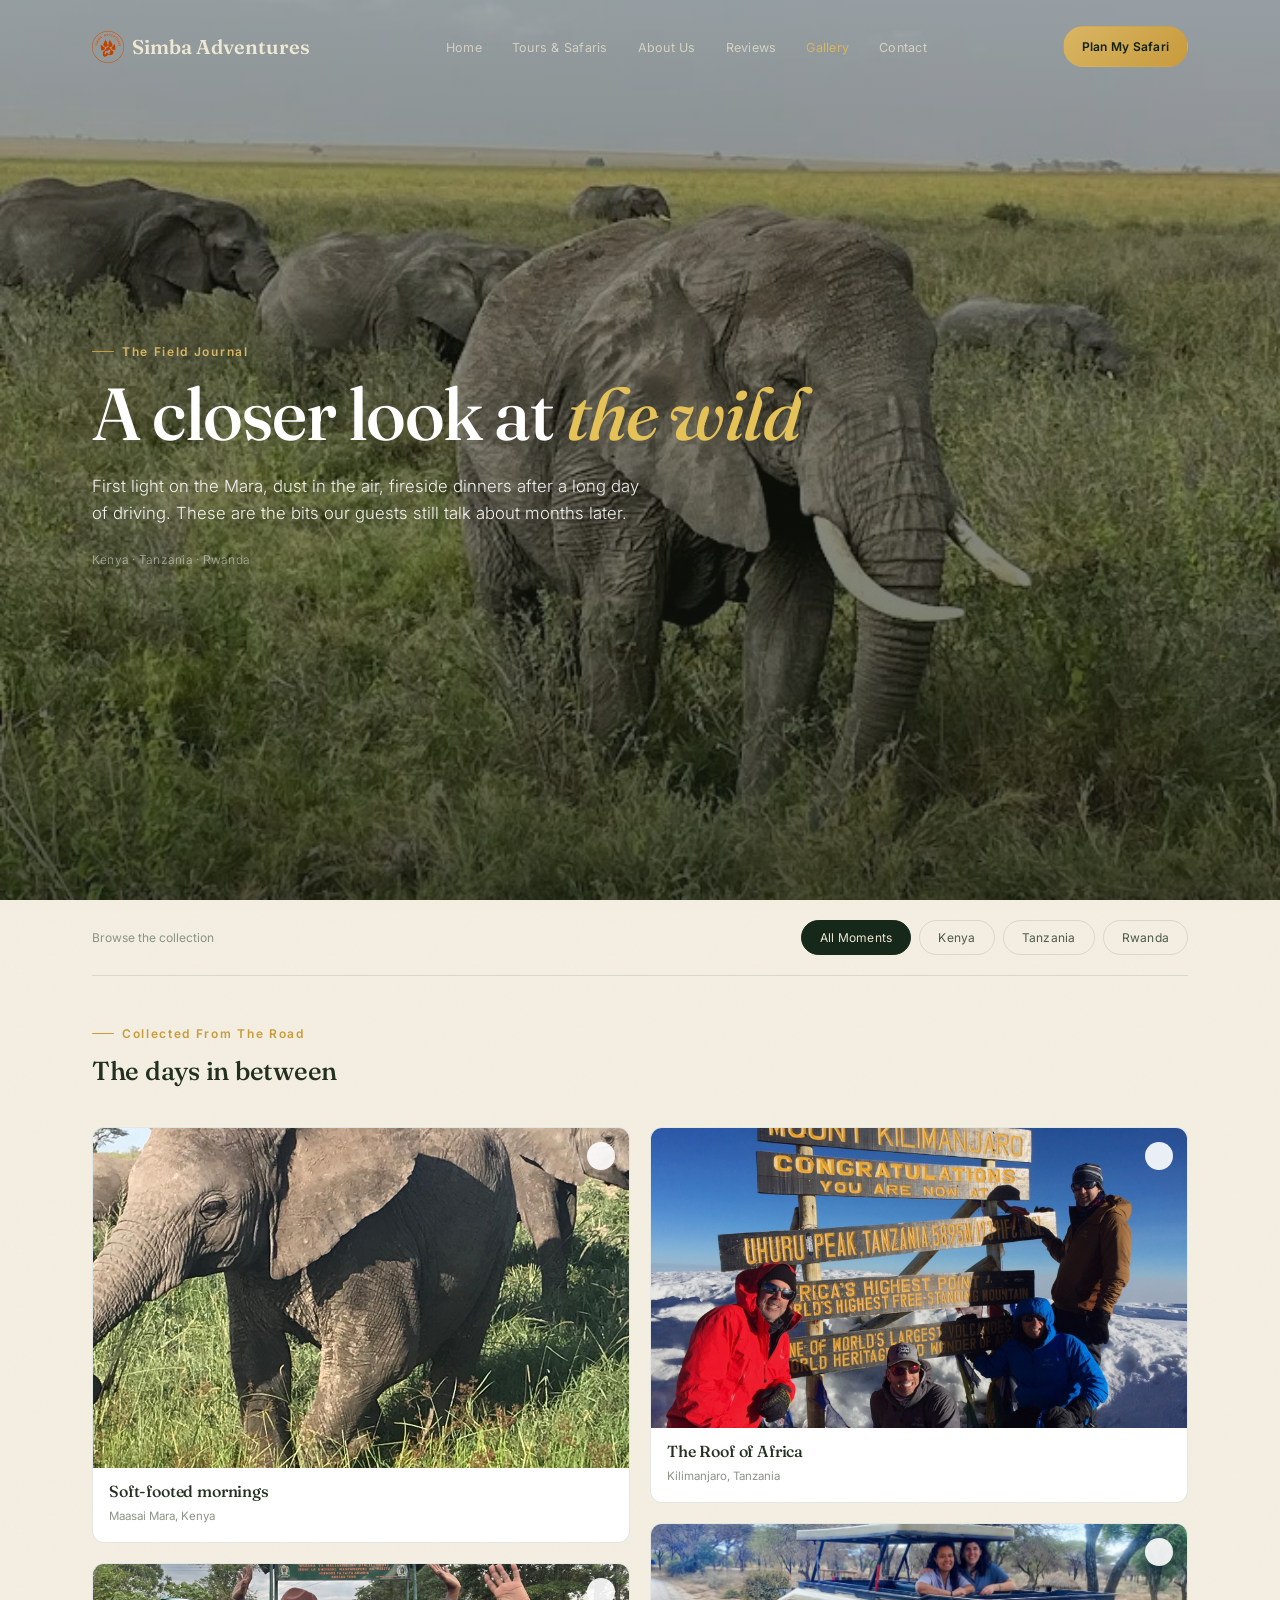
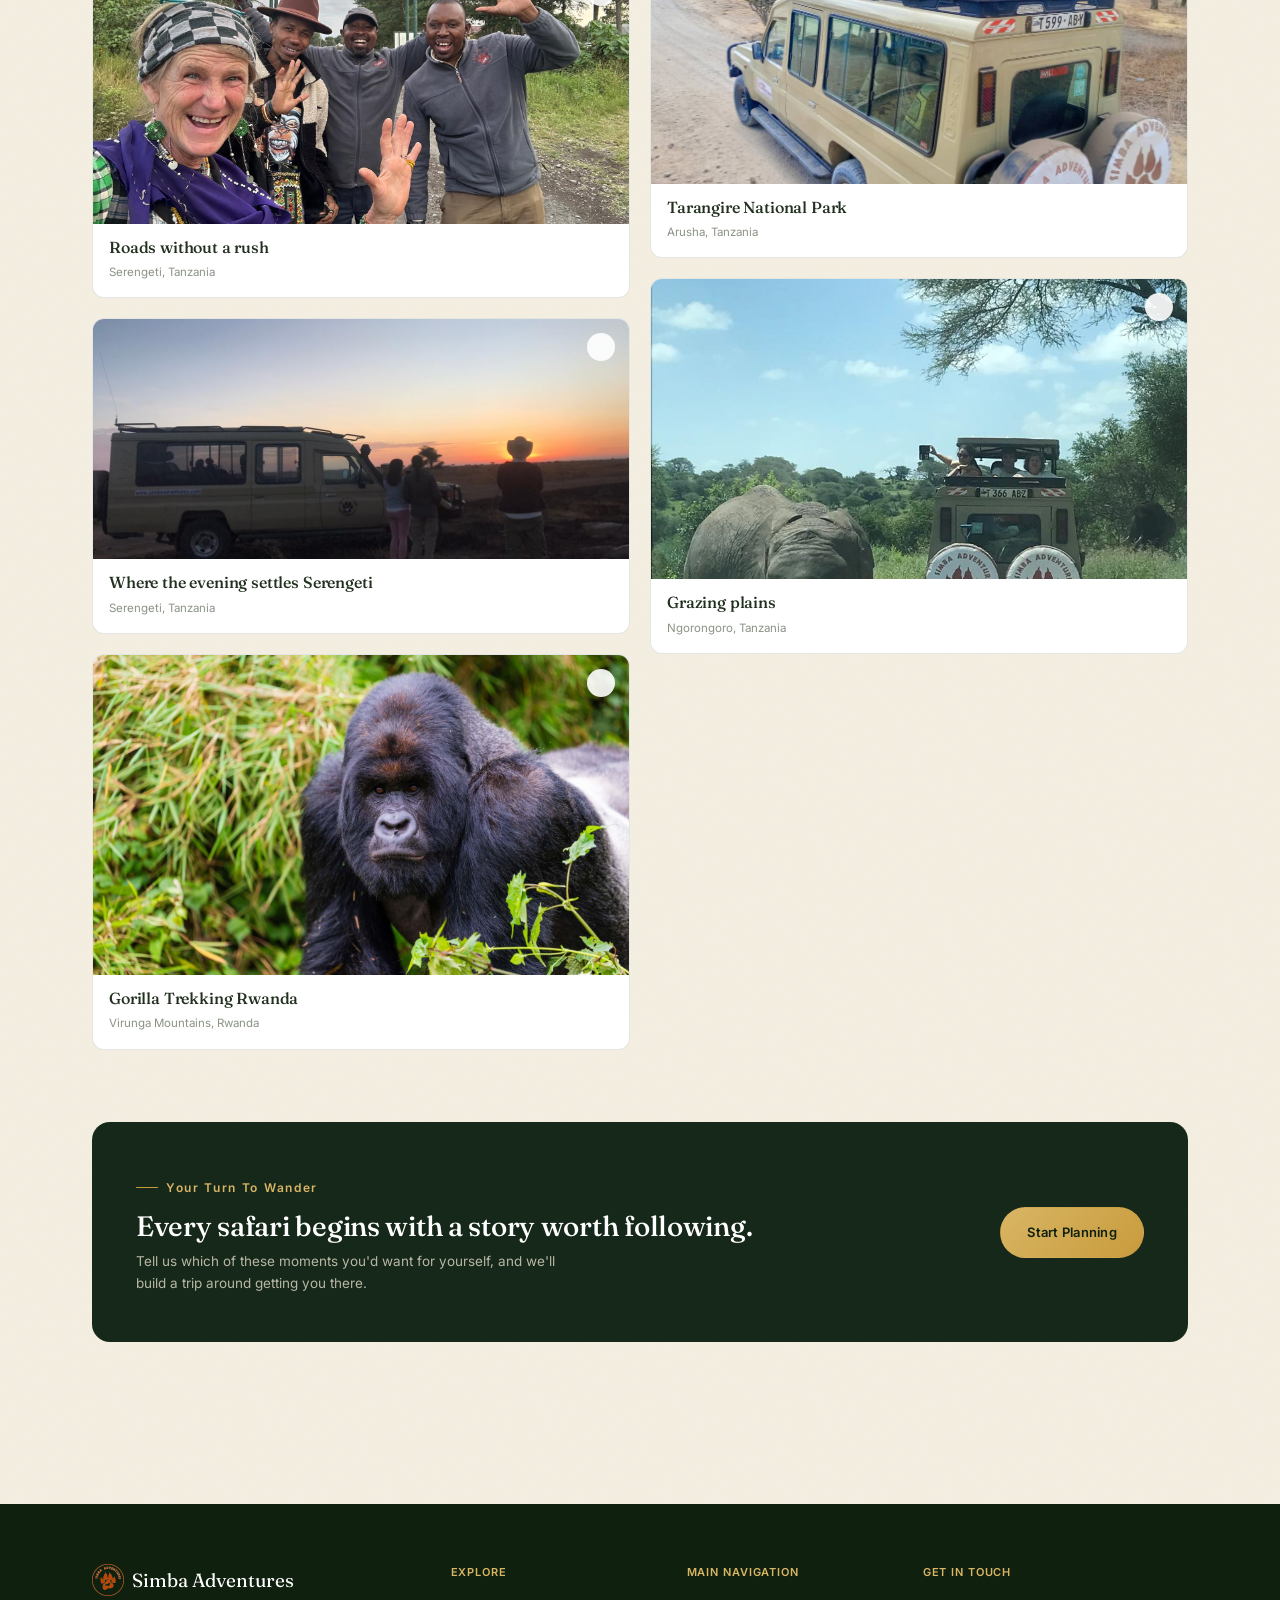
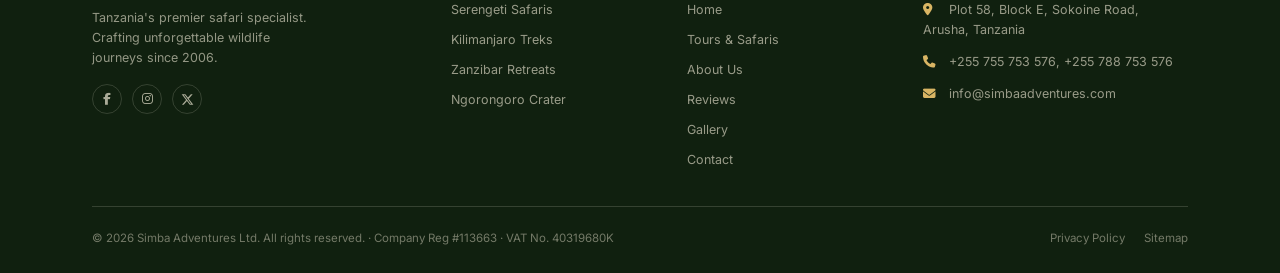
<file: gallery.html>
<!DOCTYPE html>
<html lang="en">
<head>
  <meta charset="UTF-8">
  <meta name="viewport" content="width=device-width, initial-scale=1.0">

  <title>Gallery &mdash; Simba Adventures</title>

  <link rel="preconnect" href="https://fonts.googleapis.com">
  <link rel="preconnect" href="https://fonts.gstatic.com" crossorigin>

  <link
    href="https://fonts.googleapis.com/css2?family=Fraunces:ital,opsz,wght@0,9..144,400;0,9..144,500;0,9..144,600;1,9..144,500&family=Inter:wght@300;400;500;600;700&display=swap"
    rel="stylesheet"
  >

  <link
    rel="stylesheet"
    href="https://cdnjs.cloudflare.com/ajax/libs/font-awesome/6.4.0/css/all.min.css"
  >

  <link rel="stylesheet" href="styles.css">
</head>

<body>

  <header class="site-header header-overlay">

    <div class="wrap">

      <a href="index.html" class="brand">
        <img src="logo.png" alt="Simba Adventures" class="brand-logo">
        Simba Adventures
      </a>

      <ul class="nav-menu nav-menu-links" id="navMenu">

        <li>
          <a href="index.html">
            Home
          </a>
        </li>

        <li>
          <a href="tour.html">
            Tours &amp; Safaris
          </a>
        </li>

        <li>
          <a href="about-us.html">
            About Us
          </a>
        </li>

        <li>
          <a href="index.html#testimonials">
            Reviews
          </a>
        </li>

        <li>
          <a href="gallery.html" class="active">
            Gallery
          </a>
        </li>

        <li>
          <a href="contact-us.html">
            Contact
          </a>
        </li>

      </ul>

      <div class="nav-right">

        <a
          href="plan-my-safari.html"
          class="btn btn-gold btn-sm"
        >
          Plan My Safari
        </a>

        <div
          class="menu-toggle"
          onclick="document.getElementById('navMenu').classList.toggle('show')"
        >
          <i class="fa-solid fa-bars"></i>
        </div>

      </div>

    </div>

  </header>

  <section
    class="page-hero"
    id="pageHero"
    style="background-image:url('https://images.unsplash.com/photo-1534188753412-3e26d0d618d6?auto=format&fit=crop&w=1600&q=80');"
  >

    <div class="wrap">

      <span class="eyebrow on-dark">
        The Field Journal
      </span>

      <h1>
        A closer look at
        <span class="italic">the wild</span>
      </h1>

      <p class="lede">
        First light on the Mara, dust in the air, fireside dinners after a
        long day of driving. These are the bits our guests still talk
        about months later.
      </p>

      <p class="lede" style="font-size:12px; margin-top:-12px; letter-spacing:.02em; opacity:.55;">
        Kenya &middot; Tanzania &middot; Rwanda
      </p>

    </div>

  </section>

  <div class="wrap">

    <div class="filter-bar">

      <span
        style="
          font-size:12px;
          color:var(--ink-faint);
        "
      >
        Browse the collection
      </span>

      <div class="pill-group">

        <button
          class="pill active"
          onclick="filterGallery('all', this)"
        >
          All Moments
        </button>

        <button
          class="pill"
          onclick="filterGallery('kenya', this)"
        >
          Kenya
        </button>

        <button
          class="pill"
          onclick="filterGallery('tanzania', this)"
        >
          Tanzania
        </button>

        <button
          class="pill"
          onclick="filterGallery('rwanda', this)"
        >
          Rwanda
        </button>

      </div>

    </div>

  </div>

  <section
    class="section"
    style="padding-top:0;"
  >

    <div class="wrap">

      <div class="section-header">

        <span class="eyebrow">
          Collected From The Road
        </span>

        <h2 style="font-size:26px;">
          The days in between
        </h2>

      </div>


      <div
        class="masonry"
        id="masonryGrid"
      >

        </div>

    </div>

  </section>

  <section
    class="section"
    style="padding-top:0;"
  >

    <div class="wrap">

      <div class="cta-band">

        <div>

          <span class="eyebrow on-dark">
            Your Turn To Wander
          </span>

          <h2>
            Every safari begins with a story worth following.
          </h2>

          <p>
            Tell us which of these moments you'd want for yourself,
            and we'll build a trip around getting you there.
          </p>

        </div>

        <a
          href="plan-my-safari.html"
          class="btn btn-gold"
        >
          Start Planning
        </a>

      </div>

    </div>

  </section>

  <footer class="site-footer">

    <div class="wrap">

      <div class="footer-grid">

        <div>

          <div class="footer-brand"><img src="logo.png" alt="Simba Adventures" class="brand-logo"> Simba Adventures</div>

          <p class="footer-desc">
            Tanzania's premier safari specialist.
            Crafting unforgettable wildlife journeys since 2006.
          </p>

          <div class="footer-social">

            <a href="https://www.facebook.com/simbaadventures" target="_blank" aria-label="Facebook">
              <i class="fa-brands fa-facebook-f"></i>
            </a>

            <a href="https://www.instagram.com/simbaadventuresafaris/?hl=en" target="_blank" aria-label="Instagram">
              <i class="fa-brands fa-instagram"></i>
            </a>

            <a
              href="https://twitter.com/safaritanzania2?lang=en"
              target="_blank"
              aria-label="Twitter"
            >
              <svg viewBox="0 0 512 512" fill="currentColor" aria-hidden="true"><path d="M389.2 48h70.6L305.6 224.2 487 464H345L233.7 318.6 106.5 464H35.8L200.7 275.5 26.8 48H172.4L272.9 180.9 389.2 48zM364.4 421.8h39.1L151.1 88h-42L364.4 421.8z"/></svg>
            </a>

          </div>

        </div>


        <div>

          <div class="footer-col-title">
            Explore
          </div>

          <ul class="footer-menu">

            <li>
              <a href="tour.html">
                Serengeti Safaris
              </a>
            </li>

            <li>
              <a href="tour.html">
                Kilimanjaro Treks
              </a>
            </li>

            <li>
              <a href="tour.html">
                Zanzibar Retreats
              </a>
            </li>

            <li>
              <a href="tour.html">
                Ngorongoro Crater
              </a>
            </li>

          </ul>

        </div>


        <div>

          <div class="footer-col-title">
            Main Navigation
          </div>

          <ul class="footer-menu">

            <li>
              <a href="index.html">
                Home
              </a>
            </li>

            <li>
              <a href="tour.html">
                Tours &amp; Safaris
              </a>
            </li>

            <li>
              <a href="about-us.html">
                About Us
              </a>
            </li>

            <li>
              <a href="index.html#testimonials">
                Reviews
              </a>
            </li>

            <li>
              <a href="gallery.html">
                Gallery
              </a>
            </li>

            <li>
              <a href="contact-us.html">
                Contact
              </a>
            </li>

          </ul>

        </div>


        <div>

          <div class="footer-col-title">
            Get In Touch
          </div>

          <div class="footer-contact-info">

            <p>
              <i class="fa-solid fa-location-dot"></i>
              Plot 58, Block E, Sokoine Road, Arusha, Tanzania
            </p>

            <p>
              <i class="fa-solid fa-phone"></i>
              +255 755 753 576, +255 788 753 576
            </p>

            <p>
              <i class="fa-solid fa-envelope"></i>
              info@simbaadventures.com
            </p>

          </div>

        </div>

      </div>


      <div class="footer-bottom">

        <div>
          &copy; 2026 Simba Adventures Ltd. All rights reserved.
          &middot; Company Reg #113663 &middot; VAT No. 40319680K
        </div>

        <div>

          <a href="privacy-policy.html">
            Privacy Policy
          </a>

          <a href="sitemap.html">
            Sitemap
          </a>

        </div>

      </div>

    </div>

  </footer>

  <script src="data-embedded.js"></script>

  <script>
    // strip the leading /images so the path works when served from a subfolder
    function resolveImagePath(path) {
      if (!path || path.indexOf('/images') !== 0) return path;
      return path.slice(1);
    }

    var masonryGrid = document.getElementById('masonryGrid');
    var pageHero = document.getElementById('pageHero');
    var allGalleryItems = [];

    function renderGallery(items) {
      masonryGrid.innerHTML = '';
      if (!items.length) {
        masonryGrid.innerHTML = `
          <div style="grid-column:1/-1; text-align:center; padding:50px 20px;">
            <h3>No gallery images found</h3>
          </div>`;
        return;
      }
      items.forEach(function(item) {
        var galleryItem = document.createElement('div');
        galleryItem.className = 'mas-item ' + String(item.category || '').toLowerCase();
        var imageHeight = item.height || '280px';
        galleryItem.innerHTML = `
          <img src="${resolveImagePath(item.image)}" style="height:${imageHeight}; object-fit:cover;" alt="${item.alt || item.title || ''}">
          <span class="mas-arrow"><i class="fa-solid fa-arrow-up-right"></i></span>
          <div class="mas-cap">
            <h4>${item.title || ''}</h4>
            <span>${item.location || ''}</span>
          </div>`;
        masonryGrid.appendChild(galleryItem);
      });
    }

    // category pills filter below
    function filterGallery(cat, el) {
      document.querySelectorAll('.pill').forEach(function(p) { p.classList.remove('active'); });
      el.classList.add('active');
      if (cat === 'all') {
        renderGallery(allGalleryItems);
        return;
      }
      var filtered = allGalleryItems.filter(function(item) {
        return String(item.category || '').toLowerCase() === cat;
      });
      renderGallery(filtered);
    }

    // try the json first, fall back to the embedded data if the fetch fails
    fetch('gallery.json')
      .then(function(response) {
        if (!response.ok) throw new Error('Could not load gallery.json');
        return response.json();
      })
      .then(function(data) {
        if (data && data.heroImage && pageHero) {
          pageHero.style.backgroundImage = "url('" + resolveImagePath(data.heroImage) + "')";
        }
        if (data && Array.isArray(data.gallery)) {
          allGalleryItems = data.gallery;
        } else if (Array.isArray(data)) {
          allGalleryItems = data;
        } else {
          throw new Error('Invalid gallery.json structure');
        }
        renderGallery(allGalleryItems);
      })
      .catch(function(error) {
        console.error('Gallery loading error:', error);
        if (window.SIMBA_GALLERY) {
          if (pageHero && window.SIMBA_GALLERY.heroImage) {
            pageHero.style.backgroundImage = "url('" + resolveImagePath(window.SIMBA_GALLERY.heroImage) + "')";
          }
          if (window.SIMBA_GALLERY.gallery && Array.isArray(window.SIMBA_GALLERY.gallery)) {
            allGalleryItems = window.SIMBA_GALLERY.gallery;
            renderGallery(allGalleryItems);
            return;
          }
        }
        masonryGrid.innerHTML = `
          <div style="grid-column:1/-1; text-align:center; padding:50px 20px;">
            <h3>Unable to load gallery</h3>
            <p>Please try again later.</p>
          </div>`;
      });
  </script>

  <script>
    document.querySelectorAll('.faq-item').forEach(function(item) {
      var q = item.querySelector('.faq-q');
      if (q) q.addEventListener('click', function() { item.classList.toggle('open'); });
    });
  </script>

</body>
</html>
</file>
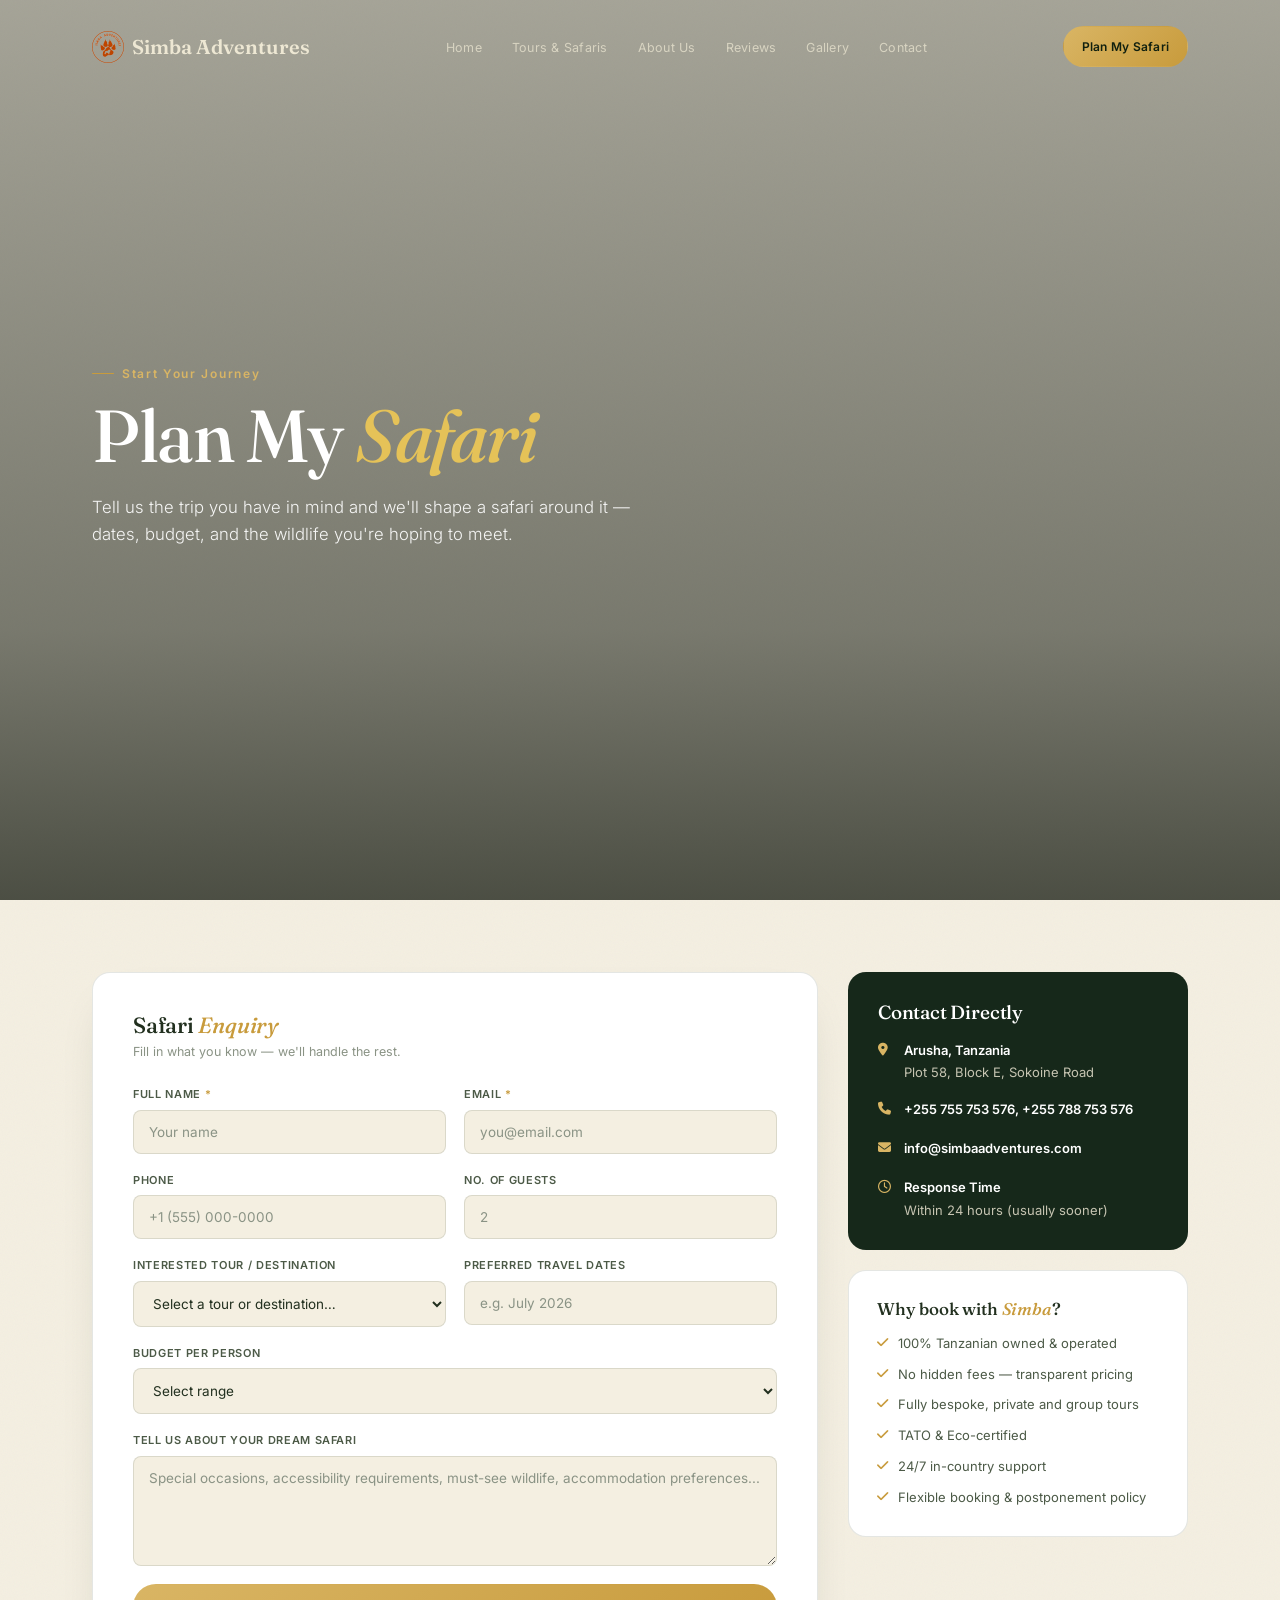
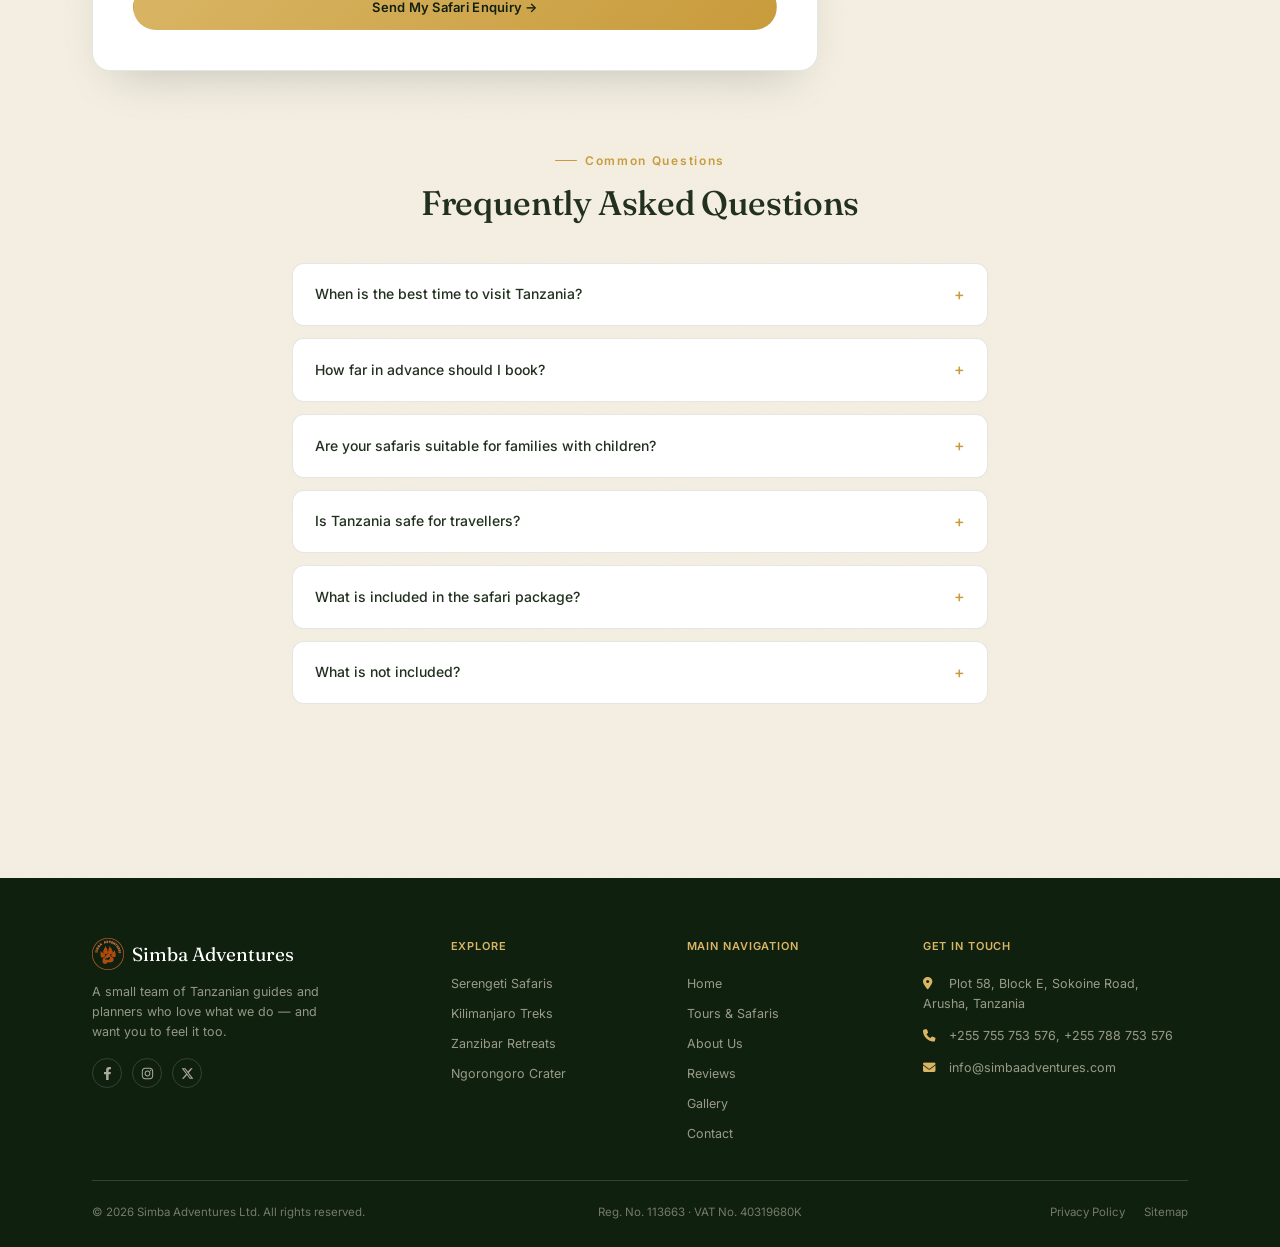
<file: plan-my-safari.html>
<!DOCTYPE html>
<html lang="en">
<head>
  <meta charset="UTF-8">
  <meta name="viewport" content="width=device-width, initial-scale=1.0">
  <title>Plan My Safari &mdash; Simba Adventures</title>

  <link rel="preconnect" href="https://fonts.googleapis.com">
  <link rel="preconnect" href="https://fonts.gstatic.com" crossorigin>
  <link href="https://fonts.googleapis.com/css2?family=Fraunces:ital,opsz,wght@0,9..144,400;0,9..144,500;0,9..144,600;1,9..144,500&family=Inter:wght@300;400;500;600;700&display=swap" rel="stylesheet">
  <link rel="stylesheet" href="https://cdnjs.cloudflare.com/ajax/libs/font-awesome/6.4.0/css/all.min.css">
  <link rel="stylesheet" href="styles.css">
  <link rel="icon" type="image/png" href="favicon.png">
</head>
<body>

  <header class="site-header header-overlay">
    <div class="wrap">
      <a href="index.html" class="brand">
        <img src="logo.png" alt="Simba Adventures" class="brand-logo">
        Simba Adventures
      </a>
      <ul class="nav-menu nav-menu-links" id="navMenu">
        <li><a href="index.html">Home</a></li>
        <li><a href="tour.html">Tours &amp; Safaris</a></li>
        <li><a href="about-us.html">About Us</a></li>
        <li><a href="index.html#testimonials">Reviews</a></li>
        <li><a href="gallery.html">Gallery</a></li>
        <li><a href="contact-us.html">Contact</a></li>
      </ul>
      <div class="nav-right">
        <a href="plan-my-safari.html" class="btn btn-gold btn-sm">Plan My Safari</a>
        <div class="menu-toggle" onclick="document.getElementById('navMenu').classList.toggle('show')">
          <i class="fa-solid fa-bars"></i>
        </div>
      </div>
    </div>
  </header>

  <section class="page-hero" style="background-image:url('https://images.unsplash.com/photo-1547471080-7cc2caa01a7e?auto=format&fit=crop&w=1600&q=80');">
    <div class="wrap">
      <span class="eyebrow on-dark">Start Your Journey</span>
      <h1>Plan My <span class="italic">Safari</span></h1>
      <p class="lede">Tell us the trip you have in mind and we'll shape a safari around it — dates, budget, and the wildlife you're hoping to meet.</p>
    </div>
  </section>

  <section class="section">
    <div class="wrap">
      <div class="form-layout">

        <div class="form-card">

          <h3 style="margin-bottom:4px;">Safari <span class="italic">Enquiry</span></h3>
          <p style="font-size:12.5px; color:var(--ink-faint); margin-bottom:24px;">Fill in what you know &mdash; we'll handle the rest.</p>

          <form action="https://formspree.io/f/mjyvqlnr" method="POST" id="safari-enquiry-form">

            <div class="form-row">
              <div class="form-group">
                <label>Full Name <span class="req">*</span></label>
                <input type="text" name="name" placeholder="Your name" required>
              </div>
              <div class="form-group">
                <label>Email <span class="req">*</span></label>
                <input type="email" name="email" placeholder="you@email.com" required>
              </div>
            </div>

            <div class="form-row">
              <div class="form-group">
                <label>Phone</label>
                <input type="tel" name="phone" placeholder="+1 (555) 000-0000">
              </div>
              <div class="form-group">
                <label>No. of Guests</label>
                <input type="number" name="guests" placeholder="2" min="1">
              </div>
            </div>

            <div class="form-row">
              <div class="form-group">
                <label>Interested Tour / Destination</label>
                <select id="tour-select" name="tour">
                  <option value="">Loading tours...</option>
                </select>
              </div>
              <div class="form-group">
                <label>Preferred Travel Dates</label>
                <input type="text" name="travel_dates" placeholder="e.g. July 2026">
              </div>
            </div>

            <div class="form-group">
              <label>Budget per Person</label>
              <select name="budget">
                <option value="">Select range</option>
                <option value="Under $2,000">Under $2,000</option>
                <option value="$2,000 - $4,000">$2,000 &ndash; $4,000</option>
                <option value="$4,000 - $6,000">$4,000 &ndash; $6,000</option>
                <option value="$6,000+">$6,000+</option>
              </select>
            </div>

            <div class="form-group">
              <label>Tell Us About Your Dream Safari</label>
              <textarea name="message" placeholder="Special occasions, accessibility requirements, must-see wildlife, accommodation preferences..."></textarea>
            </div>

            <button type="submit" class="btn btn-gold btn-block" id="submit-button">
              Send My Safari Enquiry &rarr;
            </button>

          </form>

          <div id="form-success" style="display:none; text-align:center; padding:35px 20px;">
            <div style="font-size:42px; margin-bottom:15px;">&#10003;</div>
            <h3>Thank You!</h3>
            <p style="color:var(--ink-faint); margin-top:10px;">
              Your safari enquiry has been received.
              The Simba Adventures team will get back to you shortly.
            </p>
          </div>

          <div id="form-error" style="display:none; margin-top:15px; padding:12px; color:#8a1f1f; background:#f9e6e6; border-radius:6px;">
            Something went wrong while sending your enquiry.
            Please try again.
          </div>

        </div>

        <div>

          <div class="info-card-dark" style="margin-bottom:20px;">

            <h3>Contact Directly</h3>

            <div class="info-line">
              <i class="fa-solid fa-location-dot"></i>
              <div>
                <strong>Arusha, Tanzania</strong>
                Plot 58, Block E, Sokoine Road
              </div>
            </div>

            <div class="info-line">
              <i class="fa-solid fa-phone"></i>
              <div>
                <strong>+255 755 753 576, +255 788 753 576</strong>
              </div>
            </div>

            <div class="info-line">
              <i class="fa-solid fa-envelope"></i>
              <div>
                <strong>info@simbaadventures.com</strong>
              </div>
            </div>

            <div class="info-line" style="margin-bottom:0;">
              <i class="fa-regular fa-clock"></i>
              <div>
                <strong>Response Time</strong>
                Within 24 hours (usually sooner)
              </div>
            </div>

          </div>

          <div class="info-card-light">

            <h3>Why book with <span class="italic">Simba</span>?</h3>

            <div class="check-line"><i class="fa-solid fa-check"></i> 100% Tanzanian owned &amp; operated</div>
            <div class="check-line"><i class="fa-solid fa-check"></i> No hidden fees &mdash; transparent pricing</div>
            <div class="check-line"><i class="fa-solid fa-check"></i> Fully bespoke, private and group tours</div>
            <div class="check-line"><i class="fa-solid fa-check"></i> TATO &amp; Eco-certified</div>
            <div class="check-line"><i class="fa-solid fa-check"></i> 24/7 in-country support</div>
            <div class="check-line" style="margin-bottom:0;"><i class="fa-solid fa-check"></i> Flexible booking &amp; postponement policy</div>

          </div>

        </div>

      </div>
    </div>
  </section>

  <section class="section" style="padding-top:0;">
    <div class="wrap" style="max-width:760px;">

      <div class="section-header center">
        <span class="eyebrow">Common Questions</span>
        <h2>Frequently Asked Questions</h2>
      </div>

      <div class="faq-item">
        <div class="faq-q">When is the best time to visit Tanzania?<span class="plus">+</span></div>
        <div class="faq-a">June to October is prime dry season for game viewing; January&ndash;February brings the calving season on the southern plains.</div>
      </div>

      <div class="faq-item">
        <div class="faq-q">How far in advance should I book?<span class="plus">+</span></div>
        <div class="faq-a">6&ndash;12 months ahead for peak season camps; 2&ndash;3 months is usually fine off-peak.</div>
      </div>

      <div class="faq-item">
        <div class="faq-q">Are your safaris suitable for families with children?<span class="plus">+</span></div>
        <div class="faq-a">Yes &mdash; we tailor pacing, accommodation, and activities for travellers of all ages.</div>
      </div>
      
      <div class="faq-item">
        <div class="faq-q">Is Tanzania safe for travellers?<span class="plus">+</span></div>
        <div class="faq-a">Yes. Tanzania is one of East Africa's most stable destinations for tourism, and our guides and vehicles are with you throughout your trip.</div>
      </div>

      <div class="faq-item">

        <div class="faq-q">
          What is included in the safari package?
          <span class="plus">+</span>
        </div>

        <div class="faq-a">
          A 4x4 Safari Land Cruiser with pop-up roof, a professional
          English-speaking guide, fuel, driver fees and vehicle park
          entry fees. All National Park entry fees, crater fees,
          concession fees, government taxes and the Ngorongoro Crater
          service fee. Accommodation as per the itinerary (lodge or
          tented camp), all meals on safari, lunch boxes and drinking
          water (1.5L per person per day). Airport pickup and drop-off
          from JRO or Arusha, first aid kit, binoculars, and AMREF /
          Flying Doctors emergency evacuation cover.
        </div>

      </div>


      <div class="faq-item">

        <div class="faq-q">
          What is not included?
          <span class="plus">+</span>
        </div>

        <div class="faq-a">
          International flights to and from Tanzania, travel insurance
          (must cover medical and evacuation), Tanzania visa
          ($50&ndash;$100 on arrival), tips or gratuities ($15 per day
          for the guide), personal items like laundry, phone bills,
          alcoholic drinks and sodas, and extras such as balloon safari,
          Maasai village visit, night game drive or walking safari
          unless stated. Accommodation before and after the safari in
          Arusha can be arranged on request.
        </div>

      </div>

    </div>
  </section>

  <footer class="site-footer">
    <div class="wrap">
      <div class="footer-grid">

        <div>
          <div class="footer-brand"><img src="logo.png" alt="Simba Adventures" class="brand-logo"> Simba Adventures</div>
          <p class="footer-desc">A small team of Tanzanian guides and planners who love what we do — and want you to feel it too.</p>
          <div class="footer-social">
            <a href="https://www.facebook.com/simbaadventures" target="_blank" aria-label="Facebook"><svg viewBox="0 0 320 512" fill="currentColor" aria-hidden="true"><path d="M279.14 288l14.22-92.66h-88.91v-60.13c0-25.35 12.42-50.06 52.24-50.06h40.42V6.26S260.43 0 225.36 0c-73.22 0-121.08 44.38-121.08 124.72v70.62H22.89V288h81.39v224h100.17V288z"/></svg></a>
            <a href="https://www.instagram.com/simbaadventuresafaris/?hl=en" target="_blank" aria-label="Instagram"><svg viewBox="0 0 448 512" fill="currentColor" aria-hidden="true"><path d="M224.1 141c-63.6 0-114.9 51.3-114.9 114.9s51.3 114.9 114.9 114.9S339 319.5 339 255.9 287.7 141 224.1 141zm0 189.6c-41.1 0-74.7-33.5-74.7-74.7s33.5-74.7 74.7-74.7 74.7 33.5 74.7 74.7-33.6 74.7-74.7 74.7zm146.4-194.3c0 14.9-12 26.8-26.8 26.8-14.9 0-26.8-12-26.8-26.8s12-26.8 26.8-26.8 26.8 12 26.8 26.8zm76.1 27.2c-1.7-35.9-9.9-67.7-36.2-93.9-26.2-26.2-58-34.4-93.9-36.2-37-2.1-147.9-2.1-184.9 0-35.8 1.7-67.6 9.9-93.9 36.1s-34.4 58-36.2 93.9c-2.1 37-2.1 147.9 0 184.9 1.7 35.9 9.9 67.7 36.2 93.9s58 34.4 93.9 36.2c37 2.1 147.9 2.1 184.9 0 35.9-1.7 67.7-9.9 93.9-36.2 26.2-26.2 34.4-58 36.2-93.9 2.1-37 2.1-147.8 0-184.8zM398.8 388c-7.8 19.6-22.9 34.7-42.6 42.6-29.5 11.7-99.5 9-132.1 9s-102.7 2.6-132.1-9c-19.6-7.8-34.7-22.9-42.6-42.6-11.7-29.5-9-99.5-9-132.1s-2.6-102.7 9-132.1c7.8-19.6 22.9-34.7 42.6-42.6 29.5-11.7 99.5-9 132.1-9s102.7-2.6 132.1 9c19.6 7.8 34.7 22.9 42.6 42.6 11.7 29.5 9 99.5 9 132.1s2.7 102.7-9 132.1z"/></svg></a>
            <a href="https://twitter.com/safaritanzania2?lang=en" target="_blank" aria-label="Twitter"><svg viewBox="0 0 512 512" fill="currentColor" aria-hidden="true"><path d="M389.2 48h70.6L305.6 224.2 487 464H345L233.7 318.6 106.5 464H35.8L200.7 275.5 26.8 48H172.4L272.9 180.9 389.2 48zM364.4 421.8h39.1L151.1 88h-42L364.4 421.8z"/></svg></a>
          </div>
        </div>

        <div>
          <div class="footer-col-title">Explore</div>
          <ul class="footer-menu">
            <li><a href="tour.html">Serengeti Safaris</a></li>
            <li><a href="tour.html">Kilimanjaro Treks</a></li>
            <li><a href="tour.html">Zanzibar Retreats</a></li>
            <li><a href="tour.html">Ngorongoro Crater</a></li>
          </ul>
        </div>

        <div>
          <div class="footer-col-title">Main Navigation</div>
          <ul class="footer-menu">
            <li><a href="index.html">Home</a></li>
            <li><a href="tour.html">Tours &amp; Safaris</a></li>
            <li><a href="about-us.html">About Us</a></li>
            <li><a href="index.html#testimonials">Reviews</a></li>
            <li><a href="gallery.html">Gallery</a></li>
            <li><a href="contact-us.html">Contact</a></li>
          </ul>
        </div>

        <div>
          <div class="footer-col-title">Get In Touch</div>
          <div class="footer-contact-info">
            <p><i class="fa-solid fa-location-dot"></i> Plot 58, Block E, Sokoine Road, Arusha, Tanzania</p>
            <p><i class="fa-solid fa-phone"></i> +255 755 753 576, +255 788 753 576</p>
            <p><i class="fa-solid fa-envelope"></i> info@simbaadventures.com</p>
          </div>
        </div>

      </div>

      <div class="footer-bottom">
        <div>&copy; 2026 Simba Adventures Ltd. All rights reserved.</div>
        <div>Reg. No. 113663 &middot; VAT No. 40319680K</div>
        <div>
          <a href="privacy-policy.html">Privacy Policy</a>
          <a href="sitemap.html">Sitemap</a>
        </div>
      </div>
    </div>
  </footer>

  <script src="data-embedded.js"></script>

  <script>
    document.querySelectorAll('.faq-item').forEach(function(item) {
      var q = item.querySelector('.faq-q');
      if (q) q.addEventListener('click', function() { item.classList.toggle('open'); });
    });

    var urlParams = new URLSearchParams(window.location.search);
    var selectedTour = urlParams.get('tour');
    var tourSelect = document.getElementById('tour-select');

    function populateTours(tours) {
      tourSelect.innerHTML = '';
      var defaultOption = document.createElement('option');
      defaultOption.value = '';
      defaultOption.textContent = 'Select a tour or destination…';
      tourSelect.appendChild(defaultOption);

      tours.forEach(function(tour) {
        var option = document.createElement('option');
        option.value = tour.title;
        option.textContent = tour.title;
        tourSelect.appendChild(option);
      });

      if (selectedTour) {
        var decoded = selectedTour.trim();
        var match = Array.from(tourSelect.options).find(function(option) { return option.value === decoded; });
        if (match) tourSelect.value = decoded;
      }
    }

    fetch('tours.json')
      .then(function(response) {
        if (!response.ok) throw new Error('Could not load tours.json');
        return response.json();
      })
      .then(function(data) {
        var tours = Array.isArray(data) ? data : data.tours || [];
        populateTours(tours);
      })
      .catch(function(error) {
        console.error('Tour loading error:', error);
        if (window.SIMBA_TOURS && Array.isArray(window.SIMBA_TOURS)) {
          populateTours(window.SIMBA_TOURS);
          return;
        }
        tourSelect.innerHTML = '';
        var errorOption = document.createElement('option');
        errorOption.textContent = 'Unable to load tours';
        tourSelect.appendChild(errorOption);
      });

    var safariForm = document.getElementById('safari-enquiry-form');
    var submitButton = document.getElementById('submit-button');
    var successMessage = document.getElementById('form-success');
    var errorMessage = document.getElementById('form-error');

    safariForm.addEventListener('submit', function(event) {
      event.preventDefault();
      errorMessage.style.display = 'none';
      submitButton.disabled = true;
      submitButton.textContent = 'Sending...';

      fetch(safariForm.action, {
        method: 'POST',
        body: new FormData(safariForm),
        headers: { 'Accept': 'application/json' }
      })
      .then(function(response) {
        if (response.ok) {
          safariForm.style.display = 'none';
          successMessage.style.display = 'block';
        } else {
          throw new Error('Form submission failed');
        }
      })
      .catch(function(error) {
        console.error('Form submission error:', error);
        errorMessage.style.display = 'block';
        submitButton.disabled = false;
        submitButton.textContent = 'Send My Safari Enquiry →';
      });
    });
  </script>

</body>
</html>
</file>
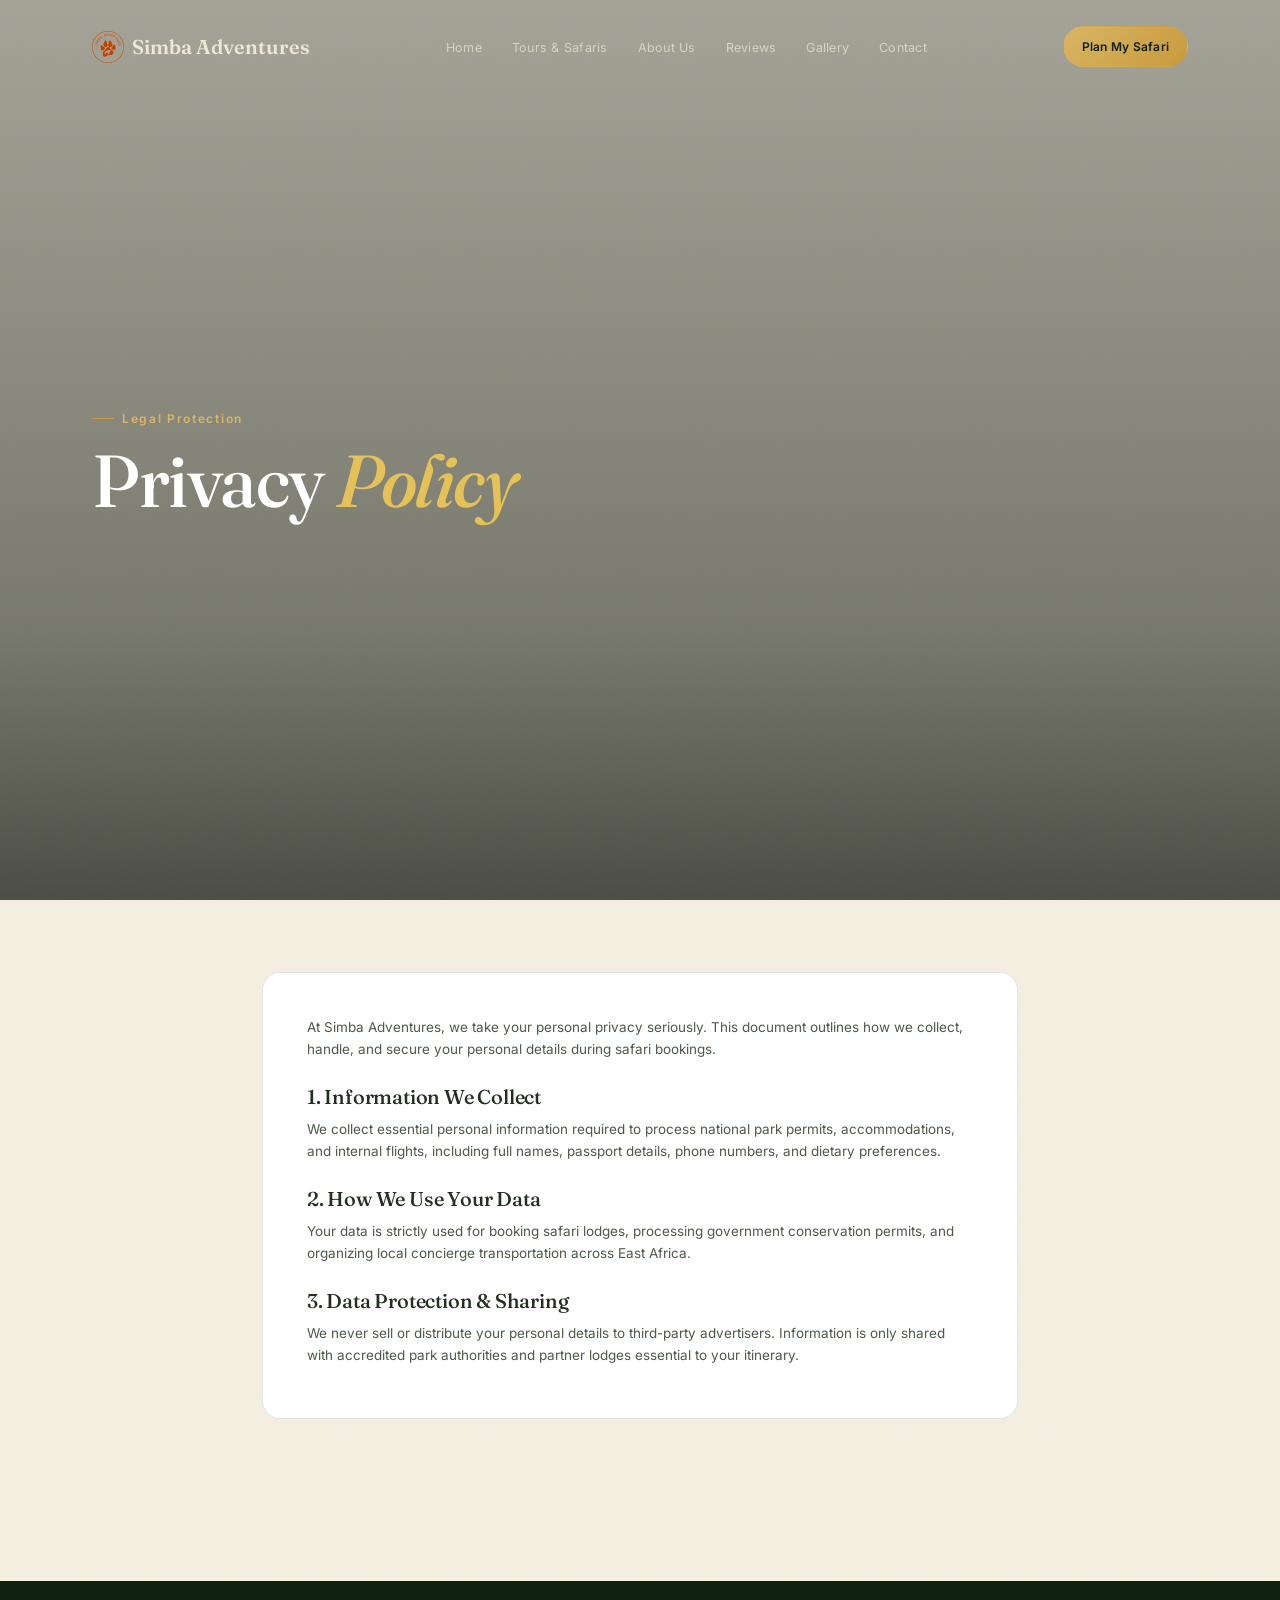
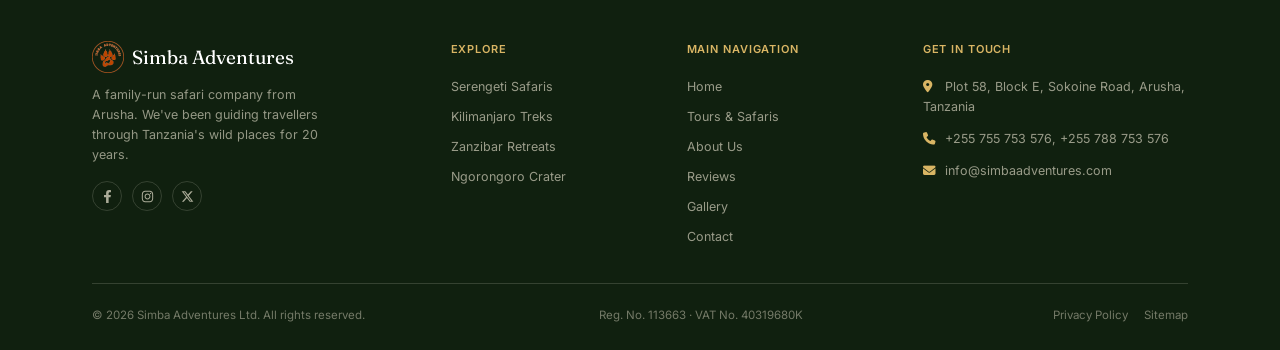
<file: privacy-policy.html>
<!DOCTYPE html>
<html lang="en">
<head>
  <meta charset="UTF-8">
  <meta name="viewport" content="width=device-width, initial-scale=1.0">
  <title>Privacy Policy &mdash; Simba Adventures</title>
  <link rel="preconnect" href="https://fonts.googleapis.com">
  <link rel="preconnect" href="https://fonts.gstatic.com" crossorigin>
  <link href="https://fonts.googleapis.com/css2?family=Fraunces:ital,opsz,wght@0,9..144,400;0,9..144,500;0,9..144,600;1,9..144,500&family=Inter:wght@300;400;500;600;700&display=swap" rel="stylesheet">
  <link rel="stylesheet" href="https://cdnjs.cloudflare.com/ajax/libs/font-awesome/6.4.0/css/all.min.css">
  <link rel="stylesheet" href="styles.css">
  <link rel="icon" type="image/png" href="favicon.png">
</head>
<body>
  <header class="site-header header-overlay">
    <div class="wrap">
      <a href="index.html" class="brand"><img src="logo.png" alt="Simba Adventures" class="brand-logo">Simba Adventures</a>
      <ul class="nav-menu nav-menu-links" id="navMenu">
        <li><a href="index.html">Home</a></li>
        <li><a href="tour.html">Tours &amp; Safaris</a></li>
        <li><a href="about-us.html">About Us</a></li>
        <li><a href="index.html#testimonials">Reviews</a></li>
        <li><a href="gallery.html">Gallery</a></li>
        <li><a href="contact-us.html">Contact</a></li>
      </ul>
      <div class="nav-right">
        <a href="plan-my-safari.html" class="btn btn-gold btn-sm">Plan My Safari</a>
        <div class="menu-toggle" onclick="document.getElementById('navMenu').classList.toggle('show')"><i class="fa-solid fa-bars"></i></div>
      </div>
    </div>
  </header>

  <section
    class="page-hero"
    style="background-image:url('https://images.unsplash.com/photo-1505142468610-359e7d316be0?auto=format&fit=crop&w=1600&q=80');"
  >
    <div class="wrap">
      <span class="eyebrow on-dark">Legal Protection</span>
      <h1>Privacy <span class="italic">Policy</span></h1>
    </div>
  </section>

  <section class="section">
    <div class="wrap" style="max-width:820px;">
      <div class="content-box">
        <p>At Simba Adventures, we take your personal privacy seriously. This document outlines how we collect, handle, and secure your personal details during safari bookings.</p>

        <h3>1. Information We Collect</h3>
        <p>We collect essential personal information required to process national park permits, accommodations, and internal flights, including full names, passport details, phone numbers, and dietary preferences.</p>

        <h3>2. How We Use Your Data</h3>
        <p>Your data is strictly used for booking safari lodges, processing government conservation permits, and organizing local concierge transportation across East Africa.</p>

        <h3>3. Data Protection &amp; Sharing</h3>
        <p>We never sell or distribute your personal details to third-party advertisers. Information is only shared with accredited park authorities and partner lodges essential to your itinerary.</p>
      </div>
    </div>
  </section>

  <footer class="site-footer">
    <div class="wrap">
      <div class="footer-grid">
        <div>
          <div class="footer-brand"><img src="logo.png" alt="Simba Adventures" class="brand-logo">Simba Adventures</div>
          <p class="footer-desc">A family-run safari company from Arusha. We've been guiding travellers through Tanzania's wild places for 20 years.</p>
          <div class="footer-social">
            <a href="https://www.facebook.com/simbaadventures" target="_blank"><svg viewBox="0 0 320 512" fill="currentColor" aria-hidden="true"><path d="M279.14 288l14.22-92.66h-88.91v-60.13c0-25.35 12.42-50.06 52.24-50.06h40.42V6.26S260.43 0 225.36 0c-73.22 0-121.08 44.38-121.08 124.72v70.62H22.89V288h81.39v224h100.17V288z"/></svg></a>
            <a href="https://www.instagram.com/simbaadventuresafaris/?hl=en" target="_blank"><svg viewBox="0 0 448 512" fill="currentColor" aria-hidden="true"><path d="M224.1 141c-63.6 0-114.9 51.3-114.9 114.9s51.3 114.9 114.9 114.9S339 319.5 339 255.9 287.7 141 224.1 141zm0 189.6c-41.1 0-74.7-33.5-74.7-74.7s33.5-74.7 74.7-74.7 74.7 33.5 74.7 74.7-33.6 74.7-74.7 74.7zm146.4-194.3c0 14.9-12 26.8-26.8 26.8-14.9 0-26.8-12-26.8-26.8s12-26.8 26.8-26.8 26.8 12 26.8 26.8zm76.1 27.2c-1.7-35.9-9.9-67.7-36.2-93.9-26.2-26.2-58-34.4-93.9-36.2-37-2.1-147.9-2.1-184.9 0-35.8 1.7-67.6 9.9-93.9 36.1s-34.4 58-36.2 93.9c-2.1 37-2.1 147.9 0 184.9 1.7 35.9 9.9 67.7 36.2 93.9s58 34.4 93.9 36.2c37 2.1 147.9 2.1 184.9 0 35.9-1.7 67.7-9.9 93.9-36.2 26.2-26.2 34.4-58 36.2-93.9 2.1-37 2.1-147.8 0-184.8zM398.8 388c-7.8 19.6-22.9 34.7-42.6 42.6-29.5 11.7-99.5 9-132.1 9s-102.7 2.6-132.1-9c-19.6-7.8-34.7-22.9-42.6-42.6-11.7-29.5-9-99.5-9-132.1s-2.6-102.7 9-132.1c7.8-19.6 22.9-34.7 42.6-42.6 29.5-11.7 99.5-9 132.1-9s102.7-2.6 132.1 9c19.6 7.8 34.7 22.9 42.6 42.6 11.7 29.5 9 99.5 9 132.1s2.7 102.7-9 132.1z"/></svg></a>
            <a href="https://twitter.com/safaritanzania2?lang=en" target="_blank"><svg viewBox="0 0 512 512" fill="currentColor" aria-hidden="true"><path d="M389.2 48h70.6L305.6 224.2 487 464H345L233.7 318.6 106.5 464H35.8L200.7 275.5 26.8 48H172.4L272.9 180.9 389.2 48zM364.4 421.8h39.1L151.1 88h-42L364.4 421.8z"/></svg></a>
          </div>
        </div>
        <div>
          <div class="footer-col-title">Explore</div>
          <ul class="footer-menu">
            <li><a href="tour.html">Serengeti Safaris</a></li>
            <li><a href="tour.html">Kilimanjaro Treks</a></li>
            <li><a href="tour.html">Zanzibar Retreats</a></li>
            <li><a href="tour.html">Ngorongoro Crater</a></li>
          </ul>
        </div>
        <div>
          <div class="footer-col-title">Main Navigation</div>
          <ul class="footer-menu">
            <li><a href="index.html">Home</a></li>
            <li><a href="tour.html">Tours &amp; Safaris</a></li>
            <li><a href="about-us.html">About Us</a></li>
            <li><a href="index.html#testimonials">Reviews</a></li>
            <li><a href="gallery.html">Gallery</a></li>
            <li><a href="contact-us.html">Contact</a></li>
          </ul>
        </div>
        <div>
          <div class="footer-col-title">Get In Touch</div>
          <div class="footer-contact-info">
            <p><i class="fa-solid fa-location-dot"></i>Plot 58, Block E, Sokoine Road, Arusha, Tanzania</p>
            <p><i class="fa-solid fa-phone"></i>+255 755 753 576, +255 788 753 576</p>
            <p><i class="fa-solid fa-envelope"></i>info@simbaadventures.com</p>
          </div>
        </div>
      </div>
      <div class="footer-bottom">
        <div>&copy; 2026 Simba Adventures Ltd. All rights reserved.</div>
        <div>Reg. No. 113663 &middot; VAT No. 40319680K</div>
        <div><a href="privacy-policy.html">Privacy Policy</a><a href="sitemap.html">Sitemap</a></div>
      </div>
    </div>
  </footer>
  <script>
    document.querySelectorAll('.faq-item').forEach(function(item){
      var q = item.querySelector('.faq-q');
      if(q){ q.addEventListener('click', function(){ item.classList.toggle('open'); }); }
    });
  </script>
</body>
</html>
</file>
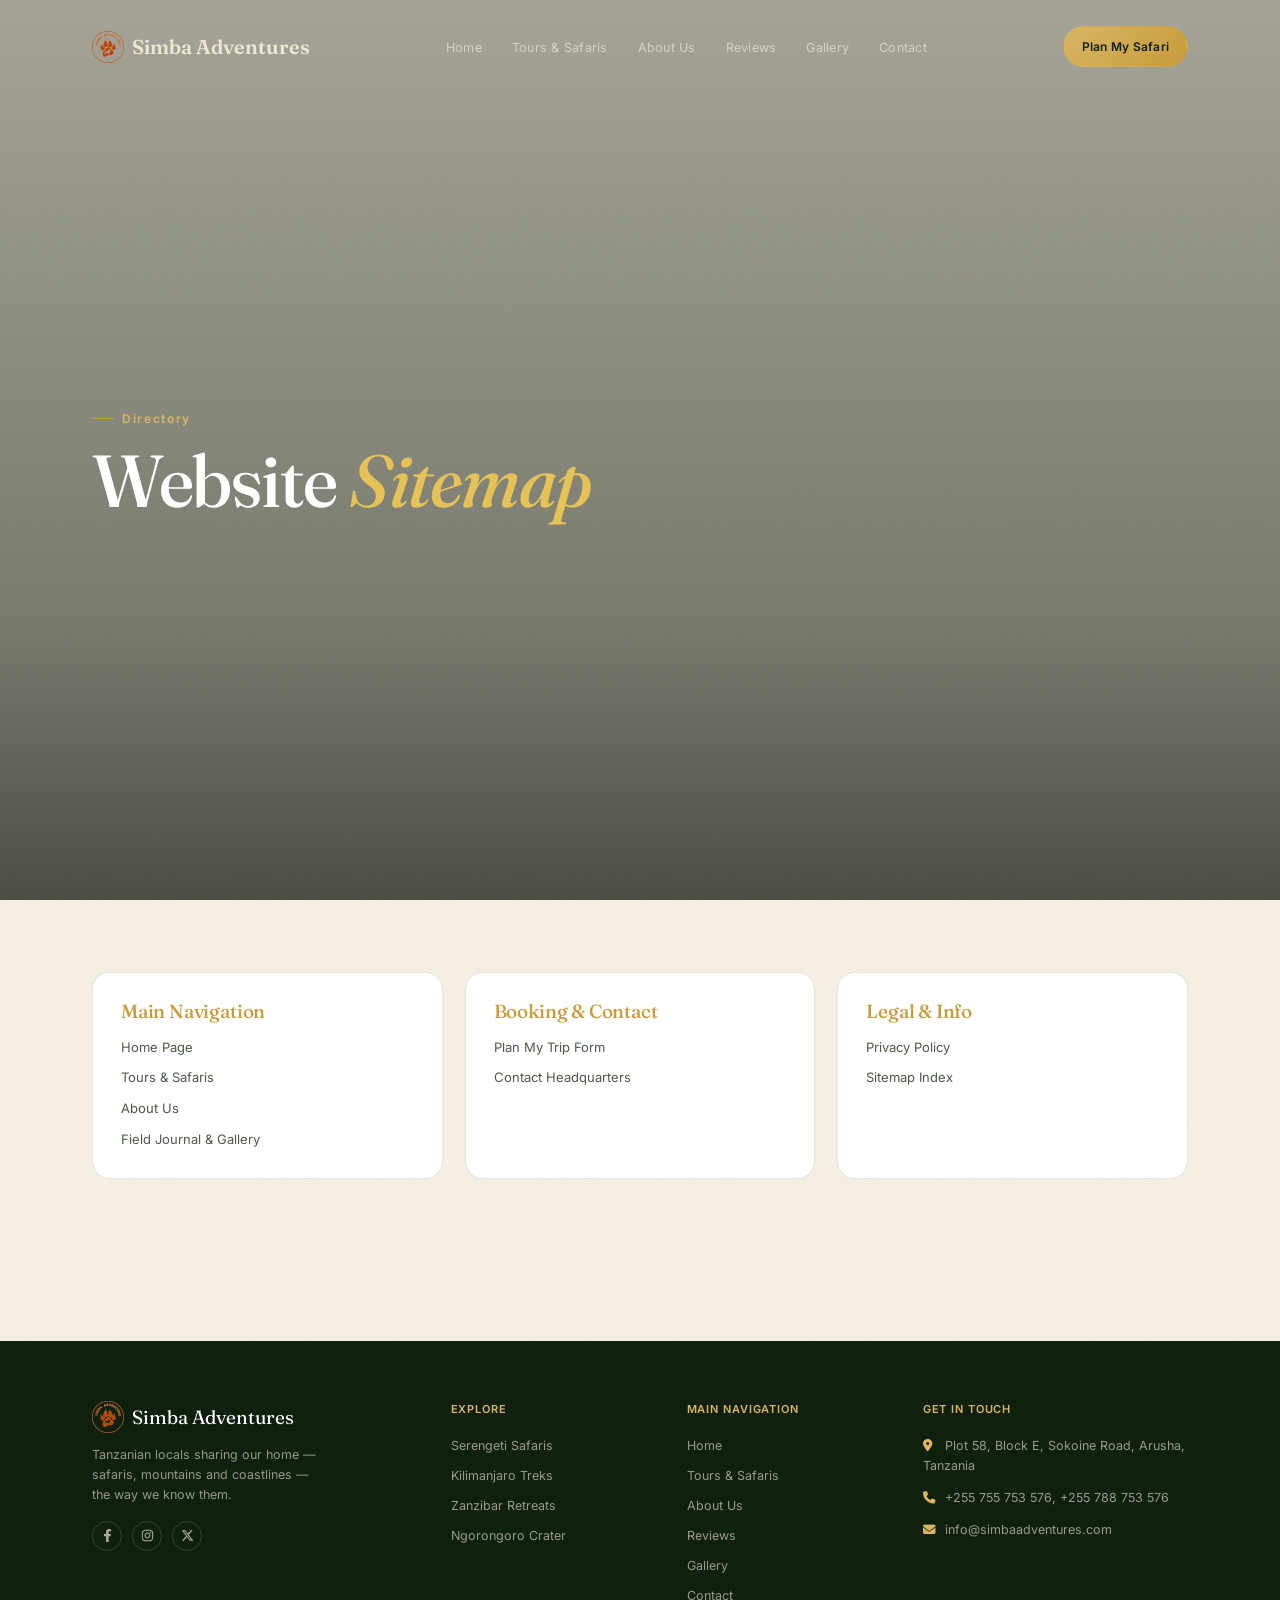
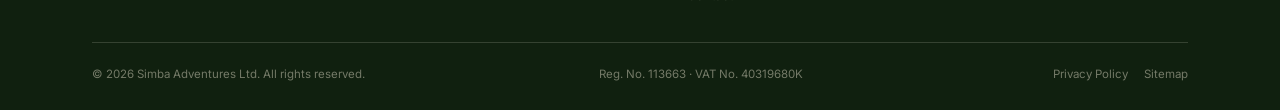
<file: sitemap.html>
<!DOCTYPE html>
<html lang="en">
<head>
  <meta charset="UTF-8">
  <meta name="viewport" content="width=device-width, initial-scale=1.0">
  <title>Sitemap &mdash; Simba Adventures</title>
  <link rel="preconnect" href="https://fonts.googleapis.com">
  <link rel="preconnect" href="https://fonts.gstatic.com" crossorigin>
  <link href="https://fonts.googleapis.com/css2?family=Fraunces:ital,opsz,wght@0,9..144,400;0,9..144,500;0,9..144,600;1,9..144,500&family=Inter:wght@300;400;500;600;700&display=swap" rel="stylesheet">
  <link rel="stylesheet" href="https://cdnjs.cloudflare.com/ajax/libs/font-awesome/6.4.0/css/all.min.css">
  <link rel="stylesheet" href="styles.css">
  <link rel="icon" type="image/png" href="favicon.png">
</head>
<body>
  <header class="site-header header-overlay">
    <div class="wrap">
      <a href="index.html" class="brand"><img src="logo.png" alt="Simba Adventures" class="brand-logo">Simba Adventures</a>
      <ul class="nav-menu nav-menu-links" id="navMenu">
        <li><a href="index.html">Home</a></li>
        <li><a href="tour.html">Tours &amp; Safaris</a></li>
        <li><a href="about-us.html">About Us</a></li>
        <li><a href="index.html#testimonials">Reviews</a></li>
        <li><a href="gallery.html">Gallery</a></li>
        <li><a href="contact-us.html">Contact</a></li>
      </ul>
      <div class="nav-right">
        <a href="plan-my-safari.html" class="btn btn-gold btn-sm">Plan My Safari</a>
        <div class="menu-toggle" onclick="document.getElementById('navMenu').classList.toggle('show')"><i class="fa-solid fa-bars"></i></div>
      </div>
    </div>
  </header>

  <section
    class="page-hero"
    style="background-image:url('https://images.unsplash.com/photo-1534177616072-ef7dc120449d?auto=format&fit=crop&w=1600&q=80');"
  >
    <div class="wrap">
      <span class="eyebrow on-dark">Directory</span>
      <h1>Website <span class="italic">Sitemap</span></h1>
    </div>
  </section>

  <section class="section">
    <div class="wrap">
      <div class="sitemap-grid">
        <div class="sitemap-card">
          <h3>Main Navigation</h3>
          <ul class="sitemap-list">
            <li><a href="index.html">Home Page</a></li>
            <li><a href="tour.html">Tours &amp; Safaris</a></li>
            <li><a href="about-us.html">About Us</a></li>
            <li><a href="gallery.html">Field Journal &amp; Gallery</a></li>
          </ul>
        </div>
        <div class="sitemap-card">
          <h3>Booking &amp; Contact</h3>
          <ul class="sitemap-list">
            <li><a href="plan-my-safari.html">Plan My Trip Form</a></li>
            <li><a href="contact-us.html">Contact Headquarters</a></li>
          </ul>
        </div>
        <div class="sitemap-card">
          <h3>Legal &amp; Info</h3>
          <ul class="sitemap-list">
            <li><a href="privacy-policy.html">Privacy Policy</a></li>
            <li><a href="sitemap.html">Sitemap Index</a></li>
          </ul>
        </div>
      </div>
    </div>
  </section>

  <footer class="site-footer">
    <div class="wrap">
      <div class="footer-grid">
        <div>
          <div class="footer-brand"><img src="logo.png" alt="Simba Adventures" class="brand-logo">Simba Adventures</div>
          <p class="footer-desc">Tanzanian locals sharing our home — safaris, mountains and coastlines — the way we know them.</p>
          <div class="footer-social">
            <a href="https://www.facebook.com/simbaadventures" target="_blank"><svg viewBox="0 0 320 512" fill="currentColor" aria-hidden="true"><path d="M279.14 288l14.22-92.66h-88.91v-60.13c0-25.35 12.42-50.06 52.24-50.06h40.42V6.26S260.43 0 225.36 0c-73.22 0-121.08 44.38-121.08 124.72v70.62H22.89V288h81.39v224h100.17V288z"/></svg></a>
            <a href="https://www.instagram.com/simbaadventuresafaris/?hl=en" target="_blank"><svg viewBox="0 0 448 512" fill="currentColor" aria-hidden="true"><path d="M224.1 141c-63.6 0-114.9 51.3-114.9 114.9s51.3 114.9 114.9 114.9S339 319.5 339 255.9 287.7 141 224.1 141zm0 189.6c-41.1 0-74.7-33.5-74.7-74.7s33.5-74.7 74.7-74.7 74.7 33.5 74.7 74.7-33.6 74.7-74.7 74.7zm146.4-194.3c0 14.9-12 26.8-26.8 26.8-14.9 0-26.8-12-26.8-26.8s12-26.8 26.8-26.8 26.8 12 26.8 26.8zm76.1 27.2c-1.7-35.9-9.9-67.7-36.2-93.9-26.2-26.2-58-34.4-93.9-36.2-37-2.1-147.9-2.1-184.9 0-35.8 1.7-67.6 9.9-93.9 36.1s-34.4 58-36.2 93.9c-2.1 37-2.1 147.9 0 184.9 1.7 35.9 9.9 67.7 36.2 93.9s58 34.4 93.9 36.2c37 2.1 147.9 2.1 184.9 0 35.9-1.7 67.7-9.9 93.9-36.2 26.2-26.2 34.4-58 36.2-93.9 2.1-37 2.1-147.8 0-184.8zM398.8 388c-7.8 19.6-22.9 34.7-42.6 42.6-29.5 11.7-99.5 9-132.1 9s-102.7 2.6-132.1-9c-19.6-7.8-34.7-22.9-42.6-42.6-11.7-29.5-9-99.5-9-132.1s-2.6-102.7 9-132.1c7.8-19.6 22.9-34.7 42.6-42.6 29.5-11.7 99.5-9 132.1-9s102.7-2.6 132.1 9c19.6 7.8 34.7 22.9 42.6 42.6 11.7 29.5 9 99.5 9 132.1s2.7 102.7-9 132.1z"/></svg></a>
            <a href="https://twitter.com/safaritanzania2?lang=en" target="_blank"><svg viewBox="0 0 512 512" fill="currentColor" aria-hidden="true"><path d="M389.2 48h70.6L305.6 224.2 487 464H345L233.7 318.6 106.5 464H35.8L200.7 275.5 26.8 48H172.4L272.9 180.9 389.2 48zM364.4 421.8h39.1L151.1 88h-42L364.4 421.8z"/></svg></a>
          </div>
        </div>
        <div>
          <div class="footer-col-title">Explore</div>
          <ul class="footer-menu">
            <li><a href="tour.html">Serengeti Safaris</a></li>
            <li><a href="tour.html">Kilimanjaro Treks</a></li>
            <li><a href="tour.html">Zanzibar Retreats</a></li>
            <li><a href="tour.html">Ngorongoro Crater</a></li>
          </ul>
        </div>
        <div>
          <div class="footer-col-title">Main Navigation</div>
          <ul class="footer-menu">
            <li><a href="index.html">Home</a></li>
            <li><a href="tour.html">Tours &amp; Safaris</a></li>
            <li><a href="about-us.html">About Us</a></li>
            <li><a href="index.html#testimonials">Reviews</a></li>
            <li><a href="gallery.html">Gallery</a></li>
            <li><a href="contact-us.html">Contact</a></li>
          </ul>
        </div>
        <div>
          <div class="footer-col-title">Get In Touch</div>
          <div class="footer-contact-info">
            <p><i class="fa-solid fa-location-dot"></i>Plot 58, Block E, Sokoine Road, Arusha, Tanzania</p>
            <p><i class="fa-solid fa-phone"></i>+255 755 753 576, +255 788 753 576</p>
            <p><i class="fa-solid fa-envelope"></i>info@simbaadventures.com</p>
          </div>
        </div>
      </div>
      <div class="footer-bottom">
        <div>&copy; 2026 Simba Adventures Ltd. All rights reserved.</div>
        <div>Reg. No. 113663 &middot; VAT No. 40319680K</div>
        <div><a href="privacy-policy.html">Privacy Policy</a><a href="sitemap.html">Sitemap</a></div>
      </div>
    </div>
  </footer>
  <script>
    document.querySelectorAll('.faq-item').forEach(function(item){
      var q = item.querySelector('.faq-q');
      if(q){ q.addEventListener('click', function(){ item.classList.toggle('open'); }); }
    });
  </script>
</body>
</html>
</file>
<file: styles.css>
:root {
  --cream:        #F4EFE1;
  --cream-alt:    #EFE8D6;
  --paper:        #FFFFFF;
  --green-950:    #10200F;
  --green-900:    #16281A;
  --green-800:    #1C3220;
  --gold:         #C89B3C;
  --gold-light:   #D9B564;
  --ink:          #22301F;
  --ink-soft:     #4C5A47;
  --ink-faint:    #8A9385;
  --line:         rgba(34,48,31,0.12);
  --line-on-dark: rgba(244,239,225,0.16);
  --cream-on-dark:#EDE7D3;

  --font-display: 'Fraunces', 'Cormorant Garamond', serif;
  --font-body:    'Inter', 'Montserrat', sans-serif;

  --radius-lg: 18px;
  --radius-md: 12px;
  --radius-sm: 8px;
  --container: 1160px;
}


/* =========================================
   RESET
========================================= */

* {
  box-sizing: border-box;
  margin: 0;
  padding: 0;
}

html {
  scroll-behavior: smooth;
}

body {
  background: var(--cream);
  background-image: url("data:image/svg+xml,%3Csvg xmlns='http://www.w3.org/2000/svg' width='140' height='140'%3E%3Cfilter id='n'%3E%3CfeTurbulence type='fractalNoise' baseFrequency='0.9' numOctaves='2' stitchTiles='stitch'/%3E%3C/filter%3E%3Crect width='100%25' height='100%25' filter='url(%23n)' opacity='0.035'/%3E%3C/svg%3E");
  color: var(--ink);
  font-family: var(--font-body);
  font-size: 16px;
  line-height: 1.6;
  -webkit-font-smoothing: antialiased;
  overflow-x: hidden;
}

a {
  color: inherit;
  text-decoration: none;
}

img {
  max-width: 100%;
  display: block;
}

button {
  font-family: inherit;
  cursor: pointer;
}

ul {
  list-style: none;
}


/* =========================================
   CONTAINER
========================================= */

.wrap {
  max-width: var(--container);
  margin: 0 auto;
  padding: 0 32px;
}


/* =========================================
   TYPOGRAPHY
========================================= */

.eyebrow {
  font-family: var(--font-body);
  font-size: 12px;
  letter-spacing: 0.14em;
  color: var(--gold);
  font-weight: 600;
  display: inline-flex;
  align-items: center;
  gap: 8px;
  margin-bottom: 14px;
}

.eyebrow::before {
  content: "";
  width: 22px;
  height: 1px;
  background: var(--gold);
  display: inline-block;
  border-radius: 2px;
}

.eyebrow.on-dark {
  color: var(--gold-light);
}

h1,
h2,
h3,
h4 {
  font-family: var(--font-display);
  font-weight: 500;
  color: var(--ink);
  line-height: 1.14;
  letter-spacing: -0.01em;
}

.on-dark h1,
.on-dark h2,
.on-dark h3,
.on-dark p,
.on-dark {
  color: var(--cream-on-dark);
}

h1 {
  font-size: 52px;
  font-weight: 500;
}

h2 {
  font-size: 34px;
}

h3 {
  font-size: 22px;
}

.italic {
  font-style: italic;
  color: var(--gold);
}

p.lede {
  color: var(--ink-soft);
  font-size: 16px;
  max-width: 520px;
}

.on-dark p.lede {
  color: rgba(237,231,211,0.78);
}


/* =========================================
   BUTTONS
========================================= */

.btn {
  display: inline-flex;
  align-items: center;
  justify-content: center;
  gap: 8px;
  padding: 14px 26px;
  border-radius: 999px;
  font-size: 13px;
  font-weight: 600;
  letter-spacing: 0.02em;
  border: 1px solid transparent;
  transition:
    transform 0.2s ease,
    background 0.2s ease,
    border-color .2s ease,
    color .2s ease;
  white-space: nowrap;
}

.btn:hover {
  transform: translateY(-1px);
}

.btn-gold {
  background: linear-gradient(135deg, var(--gold-light), var(--gold));
  color: var(--green-950);
}

.btn-gold:hover {
  filter: brightness(1.05);
}

.btn-whatsapp {
  background: #25D366;
  color: #fff;
}

.btn-whatsapp:hover {
  background: #1CAF59;
  color: #fff;
}

.btn-outline-dark {
  border-color: var(--line-on-dark);
  color: var(--cream-on-dark);
  background: transparent;
}

.btn-outline-dark:hover {
  border-color: var(--gold-light);
  color: var(--gold-light);
}

.btn-outline-light {
  border-color: var(--line);
  color: var(--ink);
  background: transparent;
}

.btn-outline-light:hover {
  border-color: var(--gold);
  color: var(--gold);
}

.btn-outline {
  border-color: var(--line);
  color: var(--ink);
  background: transparent;
}

.btn-outline:hover {
  border-color: var(--gold);
  color: var(--gold);
}

.btn-solid-dark {
  background: var(--green-950);
  color: var(--cream-on-dark);
}

.btn-solid-dark:hover {
  background: var(--green-900);
  color: var(--gold-light);
}

.btn-ghost-light {
  border-color: rgba(255,255,255,0.55);
  color: #fff;
  background: transparent;
}

.btn-ghost-light:hover {
  background: rgba(255,255,255,0.14);
  border-color: #fff;
}

.btn-ghost-gold {
  border-color: var(--gold);
  color: var(--gold);
  background: transparent;
  padding: 11px 22px;
}

.btn-ghost-gold:hover {
  background: var(--gold);
  color: var(--green-950);
}

.btn-sm {
  padding: 10px 18px;
  font-size: 12px;
}

.btn-block {
  width: 100%;
}


/* =========================================
   HEADER
========================================= */

.site-header {
  position: sticky;
  top: 0;
  z-index: 200;
  background: var(--green-900);
}

.site-header.header-overlay {
  position: absolute;
  top: 0;
  left: 0;
  right: 0;
  background: transparent;
}

.site-header.header-overlay .wrap {
  padding-top: 26px;
  padding-bottom: 26px;
}

.site-header .wrap {
  display: flex;
  align-items: center;
  justify-content: space-between;
  padding-top: 20px;
  padding-bottom: 20px;
}


/* =========================================
   HEADER BRAND / LOGO
   FIXED SMALL + PROPERLY ALIGNED
========================================= */

.brand {
  display: flex;
  align-items: center;
  gap: 8px;
  font-family: var(--font-display);
  font-size: 20px;
  font-weight: 600;
  color: var(--cream-on-dark);
  flex-shrink: 0;
}

.brand i {
  color: var(--gold);
  font-size: 16px;
}

/* Header logo ONLY */
.brand img {
  width: 32px;
  height: 32px;
  object-fit: contain;
  display: block;
  flex-shrink: 0;
}


/* =========================================
   NAVIGATION
========================================= */

.nav-menu {
  display: flex;
  align-items: center;
  gap: 30px;
}

.nav-menu a {
  font-size: 12.5px;
  letter-spacing: 0.02em;
  color: rgba(237,231,211,0.72);
  transition: color .2s ease;
}

.nav-menu a:hover,
.nav-menu a.active {
  color: var(--gold-light);
}

.nav-right {
  display: flex;
  align-items: center;
  gap: 18px;
}

.menu-toggle {
  display: none;
  font-size: 20px;
  color: var(--gold-light);
}


/* =========================================
   HERO PHOTO
========================================= */

.hero-photo {
  position: relative;
  min-height: 520px;
  display: flex;
  align-items: flex-end;
  background-size: cover;
  background-position: center;
  overflow: hidden;
}

.hero-photo::after {
  content: "";
  position: absolute;
  inset: 0;
  background:
    linear-gradient(
      180deg,
      rgba(16,32,15,0.35) 0%,
      rgba(16,32,15,0.55) 55%,
      rgba(16,32,15,0.85) 100%
    );
}

.hero-photo .wrap {
  position: relative;
  z-index: 2;
  padding-top: 90px;
  padding-bottom: 60px;
  width: 100%;
}

.hero-photo .eyebrow {
  color: var(--gold-light);
}

.hero-photo h1 {
  color: #fff;
}

.hero-photo p.lede {
  color: rgba(255,255,255,0.82);
  margin-bottom: 28px;
}

.hero-actions {
  display: flex;
  gap: 14px;
  flex-wrap: wrap;
}


/* =========================================
   HERO BANNER
========================================= */

.hero-banner {
  background: var(--green-900);
  padding: 64px 0 56px;
}

.hero-banner h1 {
  color: #fff;
  font-size: 44px;
}

.hero-banner p.lede {
  color: rgba(237,231,211,0.78);
  margin-top: 10px;
}


/* =========================================
   PAGE HERO
========================================= */

.page-hero {
  position: relative;
  min-height: 100vh;
  display: flex;
  align-items: center;
  padding: 130px 0 90px;
  color: #fff;
  background-size: cover;
  background-position: center;
}

.page-hero::after {
  content: "";
  position: absolute;
  inset: 0;
  background:
    linear-gradient(
      180deg,
      rgba(20,25,15,0.35) 0%,
      rgba(20,25,15,0.55) 70%,
      rgba(20,25,15,0.75) 100%
    );
  pointer-events: none;
}

.page-hero .wrap {
  position: relative;
  z-index: 2;
  width: 100%;
}

.page-hero h1 {
  color: #fff;
  font-size: clamp(2.8rem, 6vw, 4.6rem);
  line-height: 1.05;
  letter-spacing: -0.02em;
  margin-bottom: 20px;
}

.page-hero h1 .italic {
  font-style: italic;
  color: #e5c258;
}

.page-hero .eyebrow {
  color: var(--gold-light);
}

.page-hero p.lede {
  color: rgba(255,255,255,0.92);
  font-weight: 300;
  max-width: 560px;
  margin-bottom: 36px;
  font-size: 1.05rem;
  line-height: 1.6;
}


/* =========================================
   SECTIONS
========================================= */

.section {
  padding: 72px 0;
}

.section-tight {
  padding: 40px 0;
}

.section-header {
  margin-bottom: 40px;
  max-width: 640px;
}

.section-header.center {
  margin-left: auto;
  margin-right: auto;
  text-align: center;
}

.section-header p {
  color: var(--ink-soft);
  font-size: 14.5px;
  margin-top: 10px;
  line-height: 1.65;
}


/* =========================================
   GENERAL CARD
========================================= */

.card {
  background: var(--paper);
  border: 1px solid var(--line);
  border-radius: var(--radius-lg);
}


/* =========================================
   STAT STRIP
========================================= */

.stat-strip {
  display: grid;
  grid-template-columns: repeat(4,1fr);
  gap: 1px;
  background: var(--line);
  border: 1px solid var(--line);
  border-radius: var(--radius-lg);
  overflow: hidden;
  margin: -60px auto 0;
  position: relative;
  z-index: 5;
  max-width: var(--container);
}

.stat-cell {
  background: var(--paper);
  text-align: center;
  padding: 28px 12px;
}

.stat-cell .num {
  font-family: var(--font-display);
  font-size: 30px;
  color: var(--gold);
}

.stat-cell .label {
  font-size: 11px;
  letter-spacing: .06em;
  color: var(--ink-faint);
  text-transform: uppercase;
  margin-top: 4px;
}


/* =========================================
   TOUR GRID / CARDS
========================================= */

.itin-grid {
  display: grid;
  grid-template-columns: repeat(2, 1fr);
  gap: 26px;
}

.itin-card {
  background: var(--paper);
  border: 1px solid var(--line);
  border-radius: var(--radius-lg);
  overflow: hidden;
  display: flex;
  flex-direction: column;
}

.itin-media {
  position: relative;
  height: 210px;
}

.itin-media img {
  width: 100%;
  height: 100%;
  object-fit: cover;
}

.itin-badges {
  position: absolute;
  top: 14px;
  left: 14px;
  display: flex;
  gap: 8px;
}

.badge {
  font-size: 10.5px;
  letter-spacing: .04em;
  padding: 5px 10px;
  border-radius: 999px;
  background: rgba(16,32,15,0.82);
  color: #fff;
  font-weight: 600;
}

.badge.gold {
  background: var(--gold);
  color: var(--green-950);
}

.itin-loc {
  position: absolute;
  bottom: 12px;
  right: 14px;
  font-size: 10.5px;
  color: #fff;
  background: rgba(16,32,15,0.72);
  padding: 4px 10px;
  border-radius: 999px;
  letter-spacing: .03em;
}

.itin-body {
  padding: 22px 24px 24px;
  flex-grow: 1;
  display: flex;
  flex-direction: column;
}

.itin-route {
  font-size: 11px;
  color: var(--ink-faint);
  margin-bottom: 6px;
  letter-spacing: .02em;
}

.itin-title {
  font-size: 21px;
  margin-bottom: 6px;
}

.itin-desc {
  font-size: 13px;
  color: var(--ink-soft);
  margin-bottom: 14px;
}

.itin-tags {
  display: flex;
  flex-wrap: wrap;
  gap: 8px;
  margin-bottom: 16px;
}

.tag-pill {
  font-size: 10.5px;
  padding: 4px 10px;
  border: 1px solid var(--line);
  border-radius: 999px;
  color: var(--ink-soft);
}

.itin-meta {
  display: flex;
  justify-content: space-between;
  align-items: center;
  font-size: 12.5px;
  color: var(--ink-faint);
  border-top: 1px solid var(--line);
  padding-top: 14px;
  margin-top: auto;
}

.itin-rating {
  color: var(--gold);
  font-weight: 600;
}

.itin-price-row {
  display: flex;
  justify-content: space-between;
  align-items: center;
  margin-top: 16px;
}

.itin-price {
  font-family: var(--font-display);
  font-size: 20px;
  color: var(--ink);
}

.itin-price small {
  font-family: var(--font-body);
  font-size: 11px;
  color: var(--ink-faint);
  display: block;
  font-weight: 400;
}

.itin-cta-row {
  display: flex;
  gap: 10px;
}


/* =========================================
   FILTER BAR
========================================= */

.filter-bar {
  display: flex;
  align-items: center;
  justify-content: space-between;
  flex-wrap: wrap;
  gap: 14px;
  padding: 20px 0;
  border-bottom: 1px solid var(--line);
  margin-bottom: 40px;
}

.pill-group {
  display: flex;
  gap: 8px;
  flex-wrap: wrap;
}

.pill {
  background: transparent;
  border: 1px solid var(--line);
  color: var(--ink-soft);
  padding: 9px 18px;
  border-radius: 999px;
  font-size: 12px;
  letter-spacing: .02em;
}

.pill.active {
  background: var(--green-900);
  color: var(--cream-on-dark);
  border-color: var(--green-900);
}


/* =========================================
   SEARCH
========================================= */

.search-card {
  background: var(--paper);
  border-radius: var(--radius-lg);
  padding: 26px;
  border: 1px solid var(--line);
  margin-top: 24px;
  max-width: 560px;
}

.search-grid {
  display: grid;
  grid-template-columns: 1fr 1fr 1fr auto;
  gap: 14px;
  align-items: end;
}

.field label {
  display: block;
  font-size: 10px;
  text-transform: uppercase;
  letter-spacing: .08em;
  color: var(--ink-faint);
  margin-bottom: 6px;
}

.field select,
.field input {
  width: 100%;
  border: 1px solid var(--line);
  background: var(--cream);
  border-radius: var(--radius-sm);
  padding: 11px 12px;
  font-size: 13px;
  color: var(--ink);
  outline: none;
}


/* =========================================
   CONTENT / FORMS
========================================= */

.content-grid {
  display: grid;
  grid-template-columns: 1.25fr 1fr;
  gap: 28px;
  align-items: start;
}

.form-card {
  background: var(--paper);
  border: 1px solid var(--line);
  border-radius: var(--radius-lg);
  padding: 40px;
  box-shadow: 0 22px 45px -24px rgba(23,38,30,0.25);
}

.form-row {
  display: grid;
  grid-template-columns: 1fr 1fr;
  gap: 18px;
}

.form-group {
  display: flex;
  flex-direction: column;
  gap: 6px;
  margin-bottom: 18px;
}

.form-group label {
  font-size: 11px;
  font-weight: 600;
  text-transform: uppercase;
  letter-spacing: .06em;
  color: var(--ink-soft);
}

.form-group label .req {
  color: var(--gold);
}

.form-group input,
.form-group select,
.form-group textarea {
  background: var(--cream);
  border: 1px solid var(--line);
  border-radius: var(--radius-sm);
  padding: 13px 15px;
  font-size: 13.5px;
  color: var(--ink);
  font-family: inherit;
  outline: none;
  transition:
    border-color .2s ease,
    box-shadow .2s ease;
}

.form-group input::placeholder,
.form-group textarea::placeholder {
  color: var(--ink-faint);
}

.form-group input:hover,
.form-group select:hover,
.form-group textarea:hover {
  border-color: rgba(23,38,30,0.28);
}

.form-group textarea {
  min-height: 110px;
  resize: vertical;
}

.form-group input:focus,
.form-group select:focus,
.form-group textarea:focus {
  border-color: var(--gold);
  box-shadow: 0 0 0 3px rgba(200,155,60,0.15);
}

.form-note {
  font-size: 11.5px;
  color: var(--ink-faint);
  text-align: center;
  margin-top: 12px;
}


/* =========================================
   INFO CARDS
========================================= */

.info-card-dark {
  background: var(--green-900);
  border-radius: var(--radius-lg);
  padding: 30px;
  color: var(--cream-on-dark);
}

.info-card-dark h3 {
  color: #fff;
  margin-bottom: 16px;
  font-size: 19px;
}

.info-line {
  display: flex;
  gap: 12px;
  margin-bottom: 16px;
  font-size: 13px;
  color: rgba(237,231,211,0.82);
}

.info-line i {
  color: var(--gold-light);
  margin-top: 3px;
  width: 14px;
}

.info-line strong {
  color: #fff;
  display: block;
  font-weight: 600;
  margin-bottom: 2px;
}

.info-card-light {
  background: var(--paper);
  border: 1px solid var(--line);
  border-radius: var(--radius-lg);
  padding: 28px;
}

.info-card-light h3 {
  font-size: 17px;
  margin-bottom: 14px;
}

.info-card-light p {
  font-size: 13px;
  color: var(--ink-soft);
  line-height: 1.6;
}

.check-line {
  display: flex;
  gap: 10px;
  font-size: 13px;
  color: var(--ink-soft);
  margin-bottom: 10px;
}

.check-line i {
  color: var(--gold);
  margin-top: 3px;
}


/* =========================================
   FAQ
========================================= */

.faq-item {
  border: 1px solid var(--line);
  border-radius: var(--radius-md);
  padding: 18px 22px;
  margin-bottom: 12px;
  background: var(--paper);
}

.faq-q {
  display: flex;
  justify-content: space-between;
  align-items: center;
  font-size: 14px;
  font-weight: 500;
  cursor: pointer;
}

.faq-q .plus {
  color: var(--gold);
  font-size: 16px;
}

.faq-a {
  max-height: 0;
  overflow: hidden;
  font-size: 13px;
  color: var(--ink-soft);
  transition: max-height .3s ease;
}

.faq-item.open .faq-a {
  max-height: 200px;
  padding-top: 12px;
}


/* =========================================
   VALUE GRID
========================================= */

.value-grid {
  display: grid;
  grid-template-columns: 1fr 1fr;
  gap: 18px;
}

.value-card {
  border: 1px solid var(--line);
  border-radius: var(--radius-md);
  padding: 24px;
  background: var(--paper);
}

.value-icon {
  width: 36px;
  height: 36px;
  border-radius: 10px;
  background: var(--cream-alt);
  display: flex;
  align-items: center;
  justify-content: center;
  color: var(--gold);
  margin-bottom: 14px;
  font-size: 15px;
}

.value-card h4 {
  font-family: var(--font-display);
  font-size: 17px;
  margin-bottom: 8px;
  font-weight: 500;
}

.value-card p {
  font-size: 13px;
  color: var(--ink-soft);
}


/* =========================================
   TEAM
========================================= */

.team-grid {
  display: grid;
  grid-template-columns: repeat(2,1fr);
  gap: 20px;
}

.team-card {
  border: 1px solid var(--line);
  border-radius: var(--radius-lg);
  padding: 26px;
  background: var(--paper);
}

.team-avatar {
  width: 52px;
  height: 52px;
  border-radius: 50%;
  display: flex;
  align-items: center;
  justify-content: center;
  font-family: var(--font-display);
  font-size: 17px;
  font-weight: 600;
  color: #fff;
  margin-bottom: 14px;
}

.team-card h4 {
  font-size: 17px;
  margin-bottom: 2px;
}

.team-role {
  font-size: 11.5px;
  color: var(--gold);
  text-transform: uppercase;
  letter-spacing: .04em;
  margin-bottom: 10px;
  font-weight: 600;
}

.team-card p.bio {
  font-size: 12.5px;
  color: var(--ink-soft);
}


/* =========================================
   STORY
========================================= */

.story-grid {
  display: grid;
  grid-template-columns: 1fr 1fr;
  gap: 56px;
  align-items: center;
}

.story-photos {
  display: grid;
  grid-template-columns: 1fr 1fr;
  gap: 12px;
}

.story-photos img {
  border-radius: var(--radius-md);
  width: 100%;
  height: 100%;
  aspect-ratio: 4 / 3;
  object-fit: cover;
}


/* =========================================
   TESTIMONIALS
========================================= */

.testi-section {
  background: var(--green-900);
  padding: 80px 0;
}

.testi-grid {
  display: grid;
  grid-template-columns: repeat(3,1fr);
  gap: 22px;
  margin-top: 40px;
}

.testi-card {
  background: rgba(244,239,225,0.06);
  border: 1px solid var(--line-on-dark);
  border-radius: var(--radius-lg);
  padding: 26px;
}

.stars {
  color: var(--gold-light);
  font-size: 13px;
  margin-bottom: 14px;
  letter-spacing: 2px;
}

.testi-card p {
  font-size: 13px;
  color: rgba(237,231,211,0.85);
  margin-bottom: 20px;
}

.testi-person {
  display: flex;
  align-items: center;
  gap: 12px;
}

.testi-avatar {
  width: 36px;
  height: 36px;
  border-radius: 50%;
  background: var(--gold);
  color: var(--green-950);
  display: flex;
  align-items: center;
  justify-content: center;
  font-size: 12px;
  font-weight: 700;
  font-family: var(--font-display);
}

.testi-name {
  font-size: 12.5px;
  font-weight: 600;
  color: #fff;
}

.testi-meta {
  font-size: 11px;
  color: rgba(237,231,211,0.55);
}


/* =========================================
   CERTIFICATIONS
========================================= */

.certs-row {
  display: flex;
  justify-content: space-between;
  flex-wrap: wrap;
  gap: 24px;
  padding: 40px 0;
  border-top: 1px solid var(--line);
  border-bottom: 1px solid var(--line);
}

.cert-item {
  text-align: center;
  flex: 1;
  min-width: 140px;
}

.cert-item .cname {
  display: inline-block;
  font-weight: 600;
  font-size: 12px;
  letter-spacing: 0.07em;
  text-transform: uppercase;
  padding: 9px 18px;
  border: 1.5px dashed rgba(200,155,60,0.7);
  border-radius: 999px;
  color: var(--green-950);
  background: rgba(200,155,60,0.05);
  transform: rotate(-1.5deg);
  margin-bottom: 6px;
}

.cert-item:nth-child(2n) .cname {
  transform: rotate(1.5deg);
}

.cert-item .cdesc {
  font-size: 11px;
  color: var(--ink-faint);
}


/* =========================================
   CTA BAND
========================================= */

.cta-band {
  background: var(--green-900);
  border-radius: var(--radius-lg);
  padding: 48px 44px;
  display: flex;
  justify-content: space-between;
  align-items: center;
  gap: 30px;
  flex-wrap: wrap;
}

.cta-band h2 {
  color: #fff;
  font-size: 28px;
  margin-bottom: 8px;
}

.cta-band p {
  color: rgba(237,231,211,0.75);
  font-size: 13.5px;
  max-width: 440px;
}

.cta-actions {
  display: flex;
  gap: 12px;
  flex-wrap: wrap;
}


/* =========================================
   GALLERY
========================================= */

.gallery-hero-grid {
  display: grid;
  grid-template-columns: 1fr 1.15fr;
  gap: 50px;
  align-items: center;
}

.gallery-hero-grid img {
  border-radius: var(--radius-lg);
  width: 100%;
  height: 340px;
  object-fit: cover;
}

.masonry {
  column-count: 2;
  column-gap: 20px;
}

.mas-item {
  break-inside: avoid;
  margin-bottom: 20px;
  border-radius: var(--radius-md);
  overflow: hidden;
  border: 1px solid var(--line);
  background: var(--paper);
  position: relative;
}

.mas-item img {
  width: 100%;
  display: block;
}

.mas-cap {
  padding: 14px 16px;
}

.mas-cap h4 {
  font-size: 16px;
  margin-bottom: 2px;
}

.mas-cap span {
  font-size: 11.5px;
  color: var(--ink-faint);
}

.mas-arrow {
  position: absolute;
  top: 14px;
  right: 14px;
  width: 28px;
  height: 28px;
  border-radius: 50%;
  background: rgba(255,255,255,0.9);
  display: flex;
  align-items: center;
  justify-content: center;
  color: var(--green-900);
  font-size: 12px;
}


/* =========================================
   CONTENT BOX
========================================= */

.content-box {
  background: var(--paper);
  border: 1px solid var(--line);
  border-radius: var(--radius-lg);
  padding: 44px;
}

.content-box h3 {
  margin: 26px 0 10px;
  font-size: 20px;
}

.content-box p {
  font-size: 13.5px;
  color: var(--ink-soft);
  margin-bottom: 8px;
}


/* =========================================
   SITEMAP
========================================= */

.sitemap-grid {
  display: grid;
  grid-template-columns: repeat(3,1fr);
  gap: 22px;
}

.sitemap-card {
  background: var(--paper);
  border: 1px solid var(--line);
  border-radius: var(--radius-lg);
  padding: 28px;
}

.sitemap-card h3 {
  font-size: 19px;
  color: var(--gold);
  margin-bottom: 14px;
}

.sitemap-list {
  display: flex;
  flex-direction: column;
  gap: 10px;
  font-size: 13px;
  color: var(--ink-soft);
}

.sitemap-list a:hover {
  color: var(--gold);
}


/* =========================================
   FOOTER
========================================= */

.site-footer {
  background: var(--green-950);
  padding: 60px 0 26px;
  margin-top: 90px;
}

.footer-grid {
  display: grid;
  grid-template-columns: 1.6fr 1fr 1fr 1.3fr;
  gap: 32px;
  padding-bottom: 36px;
  border-bottom: 1px solid var(--line-on-dark);
}

.footer-brand {
  display: flex;
  align-items: center;
  gap: 8px;
  font-family: var(--font-display);
  font-size: 19px;
  color: #fff;
  margin-bottom: 12px;
}

.footer-brand i {
  color: var(--gold);
}

/* Footer logo remains 32px */
.footer-brand img,
.footer-brand .brand-logo {
  width: 32px;
  height: 32px;
  object-fit: contain;
  display: block;
}

.footer-desc {
  font-size: 12.5px;
  color: rgba(237,231,211,0.6);
  max-width: 230px;
  margin-bottom: 16px;
}

.footer-social {
  display: flex;
  gap: 10px;
}

.footer-social a {
  width: 30px;
  height: 30px;
  border-radius: 50%;
  border: 1px solid var(--line-on-dark);
  display: flex;
  align-items: center;
  justify-content: center;
  font-size: 12px;
  color: rgba(237,231,211,0.7);
}

.footer-social a:hover {
  border-color: var(--gold-light);
  color: var(--gold-light);
}

.footer-social svg {
  width: 13px;
  height: 13px;
  display: block;
}

.footer-col-title {
  font-size: 11px;
  text-transform: uppercase;
  letter-spacing: .08em;
  color: var(--gold-light);
  margin-bottom: 18px;
  font-weight: 600;
}

.footer-menu {
  display: flex;
  flex-direction: column;
  gap: 10px;
  font-size: 12.5px;
}

.footer-menu a {
  color: rgba(237,231,211,0.62);
}

.footer-menu a:hover {
  color: var(--gold-light);
}

.footer-contact-info {
  display: flex;
  flex-direction: column;
  gap: 12px;
  font-size: 12.5px;
  color: rgba(237,231,211,0.62);
}

.footer-contact-info i {
  color: var(--gold-light);
  margin-right: 8px;
  width: 14px;
}

.footer-bottom {
  display: flex;
  justify-content: space-between;
  flex-wrap: wrap;
  gap: 10px;
  padding-top: 22px;
  font-size: 11.5px;
  color: rgba(237,231,211,0.45);
}

.footer-bottom a {
  margin-left: 16px;
  color: rgba(237,231,211,0.45);
}

.footer-bottom a:hover {
  color: var(--gold-light);
}


/* =========================================
   FORM + INFO SIDEBAR
========================================= */

.form-layout {
  display: grid;
  grid-template-columns: 1fr 340px;
  gap: 30px;
  align-items: start;
}


/* =========================================
   HOMEPAGE HERO SEARCH
========================================= */

.hero-search {
  display: grid;
  grid-template-columns: 1fr 1fr 1fr auto;
  background: rgba(16,32,15,0.46);
  -webkit-backdrop-filter: blur(16px);
  backdrop-filter: blur(16px);
  border: 1px solid rgba(255,255,255,0.18);
  border-radius: var(--radius-md);
  padding: 6px 6px 6px 0;
  max-width: 780px;
}

.hs-field {
  display: flex;
  flex-direction: column;
  gap: 2px;
  padding: 10px 18px;
  border-right: 1px solid rgba(255,255,255,0.14);
  min-width: 0;
  justify-content: center;
}

.hs-field:last-of-type {
  border-right: none;
}

.hs-field label {
  font-size: 10px;
  letter-spacing: .12em;
  text-transform: uppercase;
  color: rgba(237,231,211,0.55);
  margin-bottom: 3px;
}

.hs-field select,
.hs-field input {
  background: transparent;
  border: none;
  outline: none;
  color: #fff;
  font-family: var(--font-body);
  font-size: 14px;
  width: 100%;
  cursor: pointer;
}

.hs-field select option {
  color: var(--ink);
}

.hero-search .btn {
  border-radius: 8px;
}


/* =========================================
   STORY PHOTOS — FOUR ACROSS
========================================= */

.story-photos.four {
  grid-template-columns: repeat(4, 1fr);
}

.story-photos.four img {
  height: auto;
}


/* =========================================
   RESPONSIVE — 900PX
========================================= */

@media (max-width: 900px) {

  .wrap {
    padding: 0 24px;
  }

  .nav-menu-links {
    display: none;
    position: absolute;
    top: 100%;
    left: 0;
    width: 100%;
    background: var(--green-900);
    flex-direction: column;
    padding: 20px 32px;
    gap: 16px;
    border-top: 1px solid var(--line-on-dark);
  }

  .nav-menu-links.show {
    display: flex;
  }

  .menu-toggle {
    display: block;
  }

  h1 {
    font-size: 38px;
  }

  h2 {
    font-size: 26px;
  }

  .stat-strip {
    grid-template-columns: 1fr 1fr;
    margin-top: -40px;
  }

  .content-grid {
    grid-template-columns: 1fr;
  }

  .form-layout {
    grid-template-columns: 1fr;
  }

  .footer-grid {
    grid-template-columns: 1fr 1fr;
  }

  .itin-grid,
  .value-grid {
    grid-template-columns: 1fr;
  }

  .story-grid {
    grid-template-columns: 1fr;
  }

  .gallery-hero-grid {
    grid-template-columns: 1fr;
  }

  .testi-grid {
    grid-template-columns: 1fr;
  }

  .sitemap-grid {
    grid-template-columns: 1fr;
  }
}


/* =========================================
   RESPONSIVE — 700PX
========================================= */

@media (max-width: 700px) {

  .wrap {
    padding: 0 18px;
  }

  /* Keep header logo small on mobile too */
  .brand img {
    width: 30px;
    height: 30px;
  }

  .brand {
    gap: 7px;
    font-size: 18px;
  }

  .page-hero {
    min-height: 70vh;
    padding: 112px 0 56px;
  }

  .section {
    padding: 52px 0;
  }

  .form-card {
    padding: 24px 20px;
  }

  .cta-band {
    padding: 32px 24px;
  }

  .stat-cell {
    padding: 20px 8px;
  }

  .stat-cell .num {
    font-size: 22px;
  }

  .stat-strip {
    grid-template-columns: 1fr 1fr;
  }

  .search-grid {
    grid-template-columns: 1fr;
  }

  .form-row {
    grid-template-columns: 1fr;
  }

  .masonry {
    column-count: 1;
  }

  .story-photos.four {
    grid-template-columns: repeat(2, 1fr);
    gap: 10px;
  }

  .story-photos.four img {
    height: auto;
  }

  .hero-search {
    grid-template-columns: 1fr;
    padding: 12px;
  }

  .hs-field {
    border-right: none;
    border-bottom: 1px solid rgba(255,255,255,0.12);
    padding: 12px 8px;
  }

  .hs-field:last-of-type {
    border-bottom: none;
  }

  ::placeholder {
    color: var(--ink-faint);
  }
}
</file>
